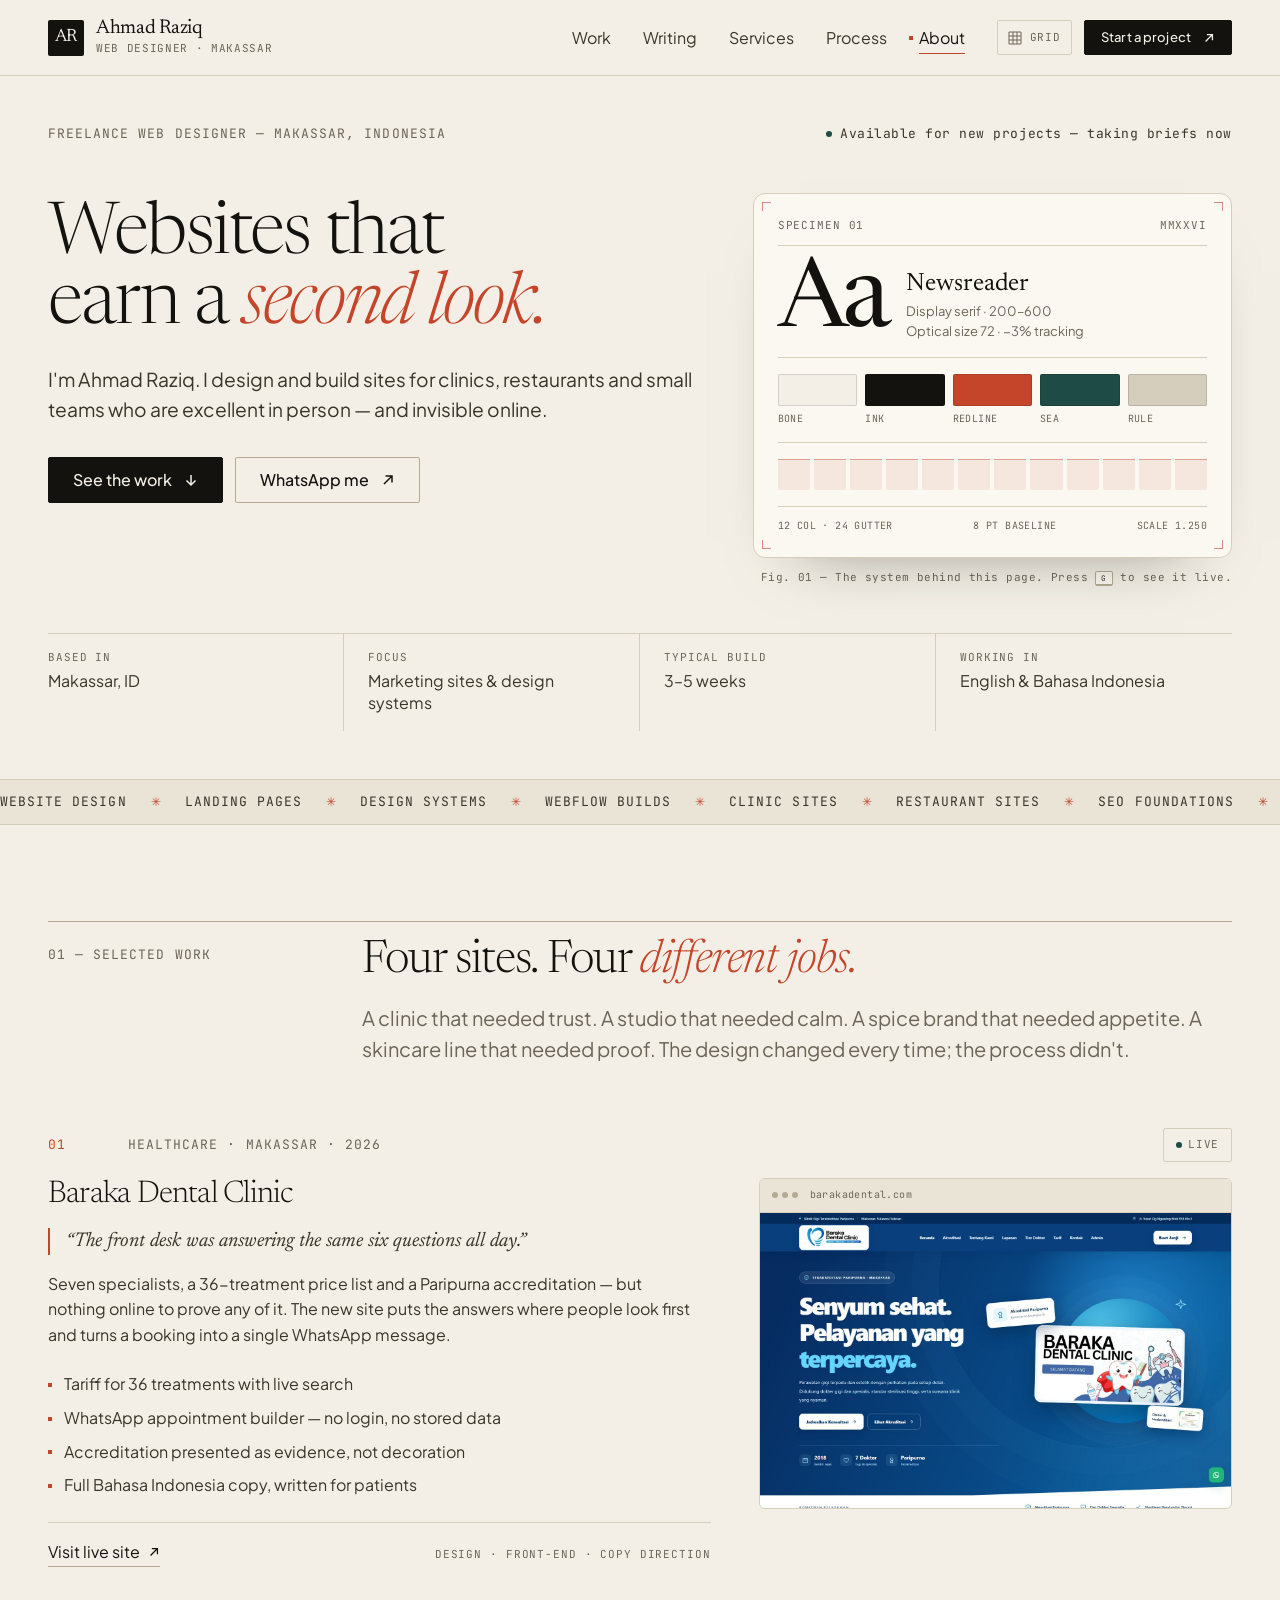
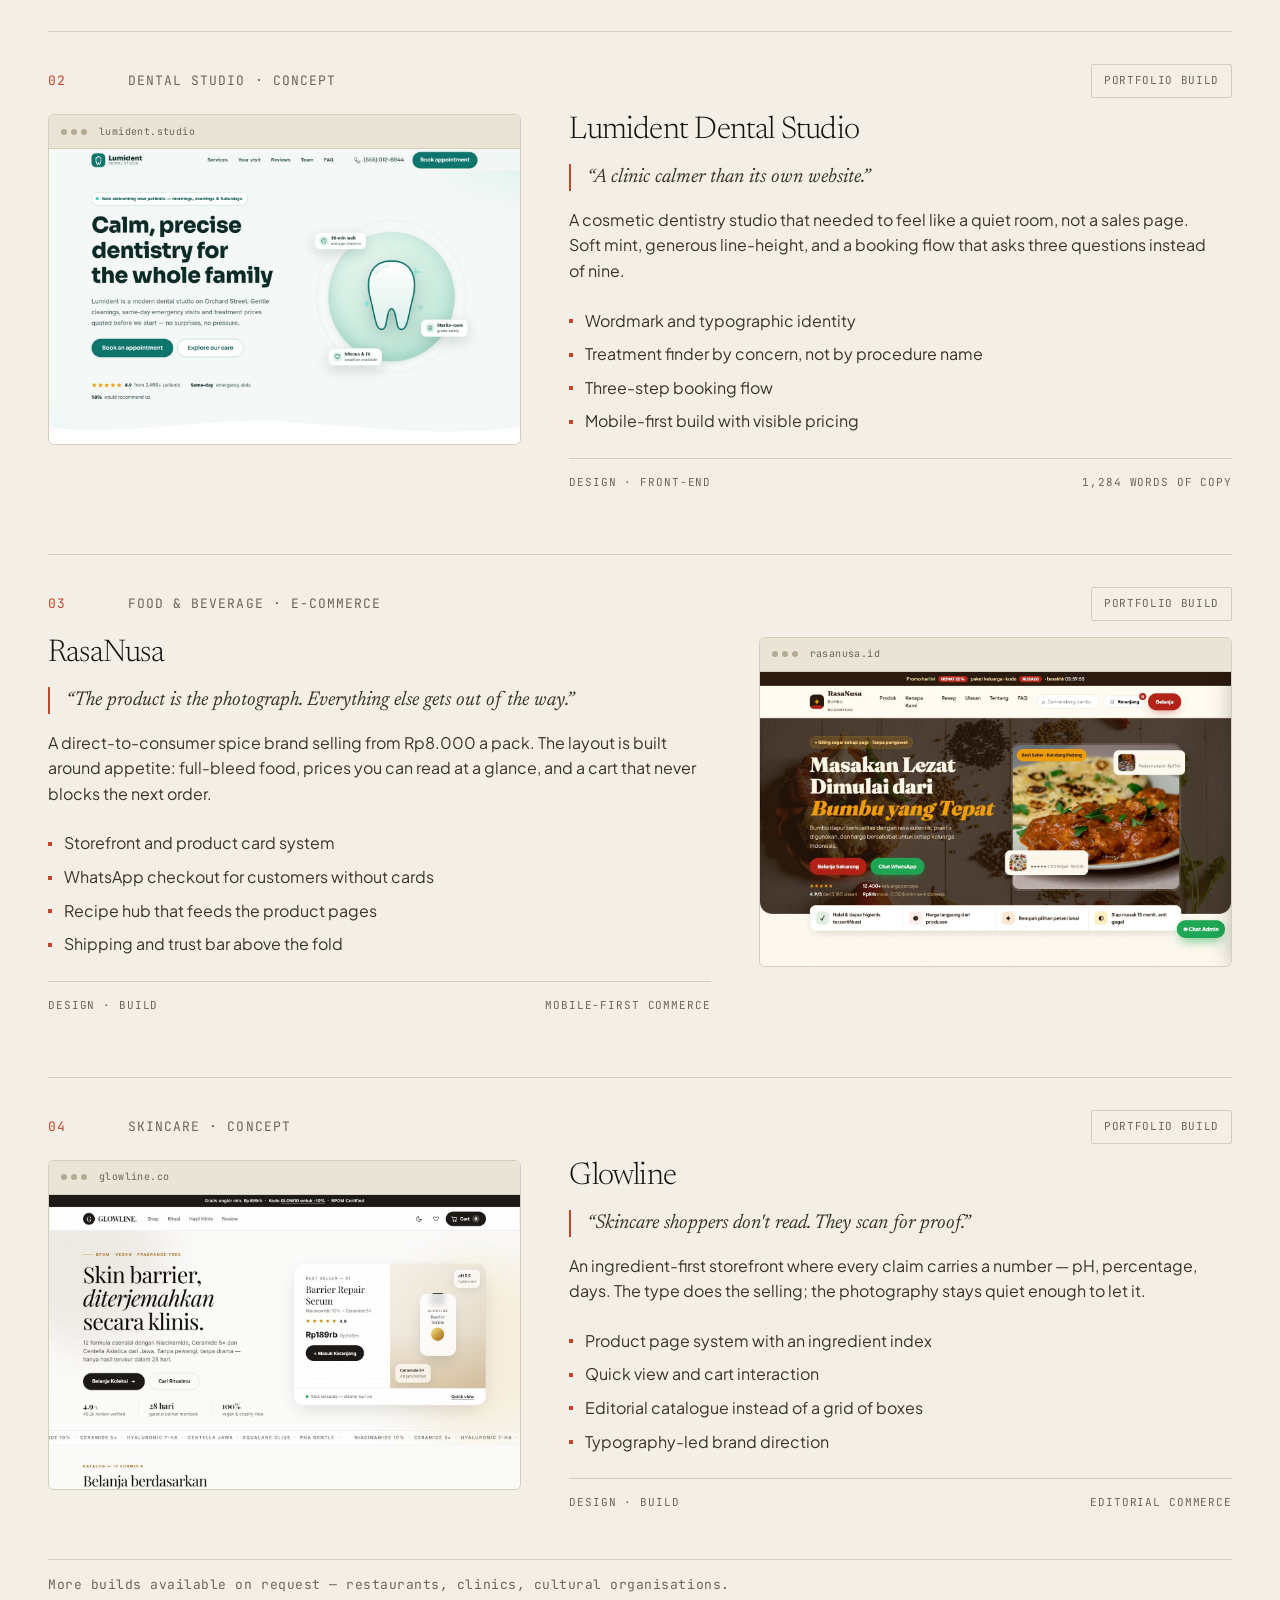
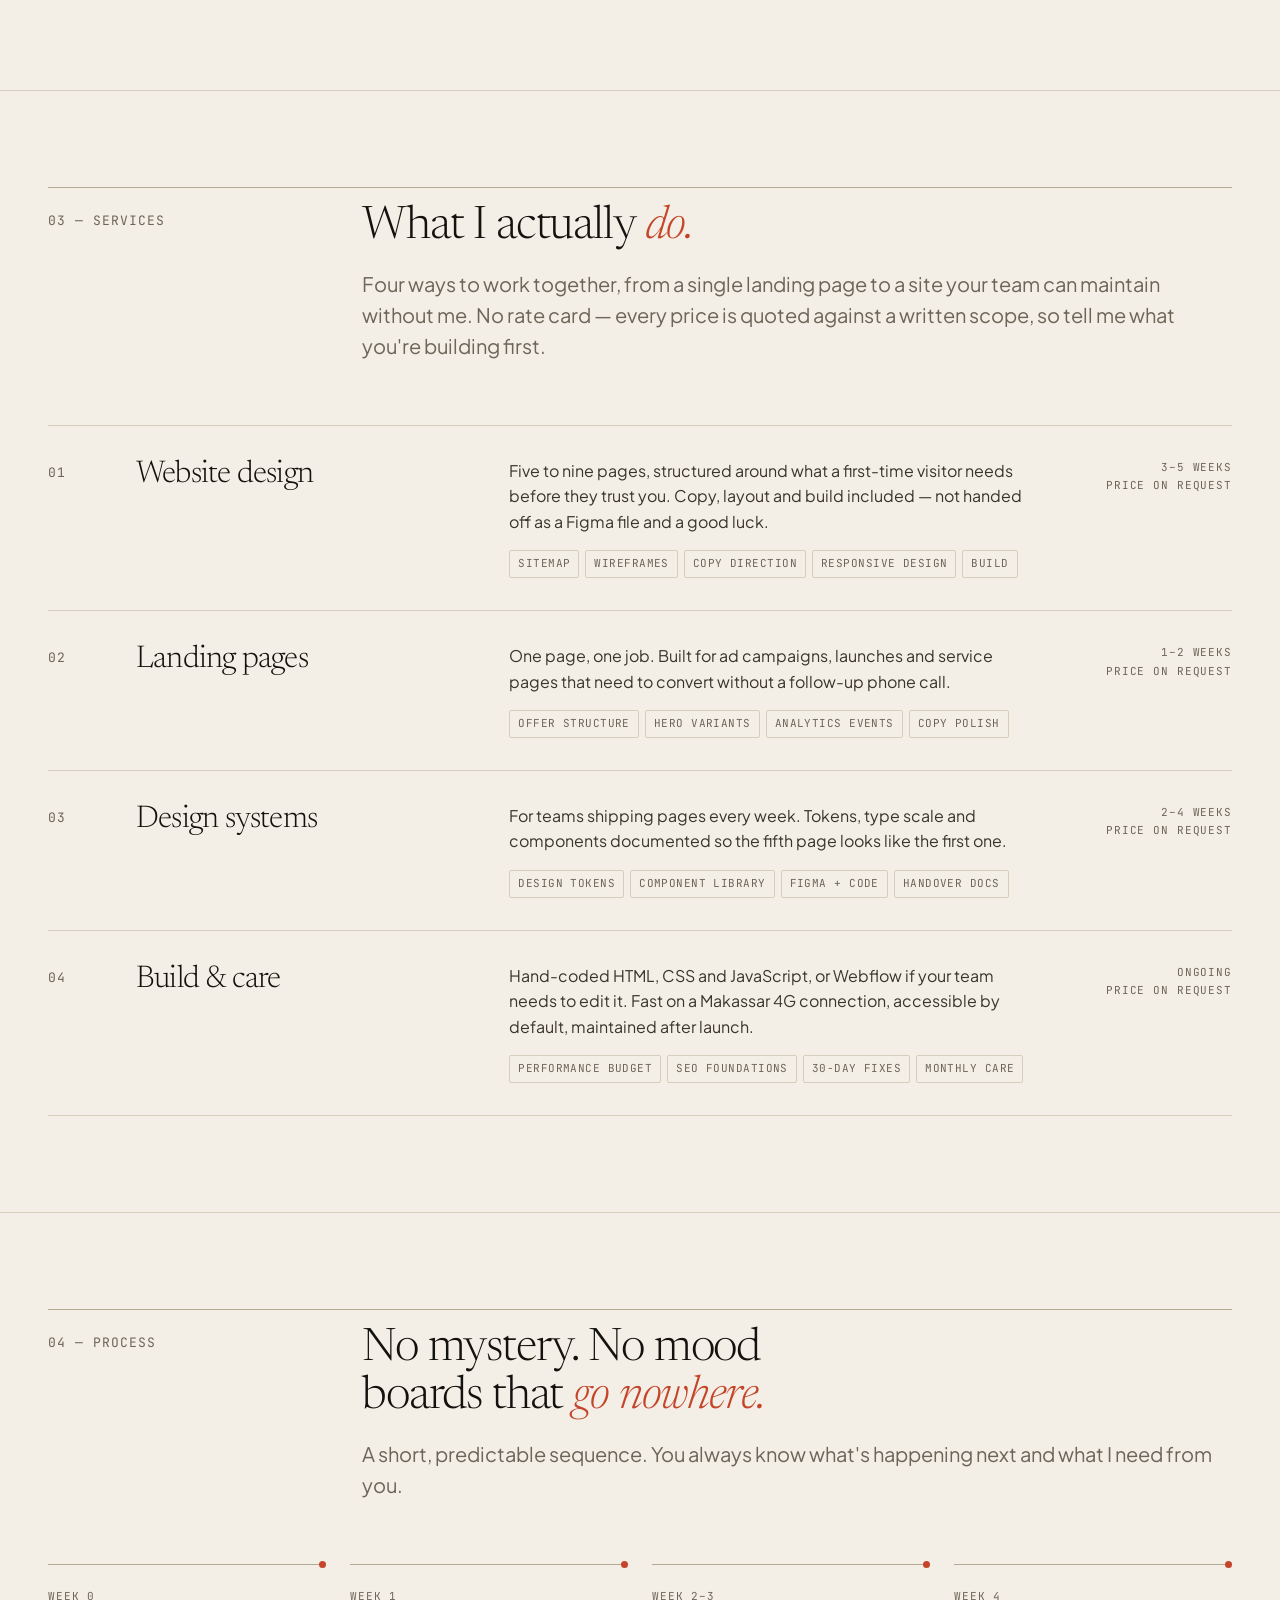
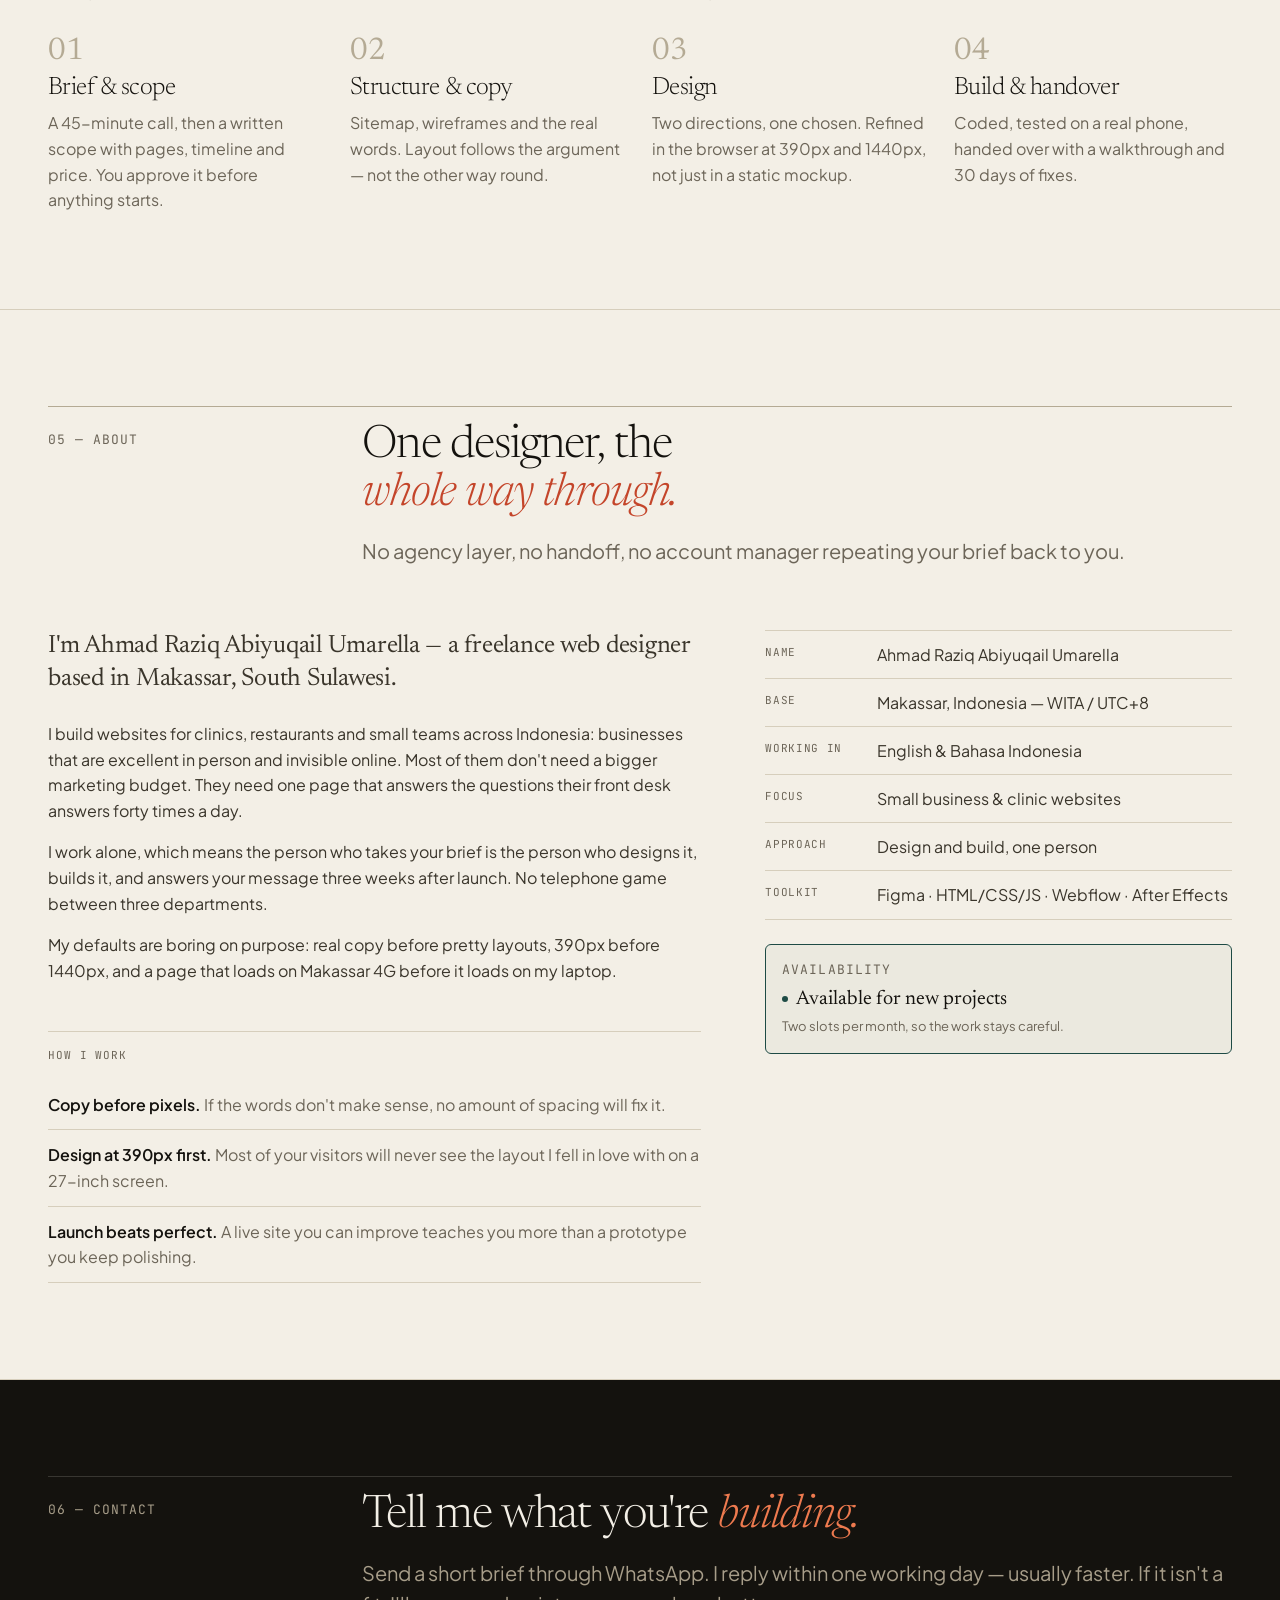
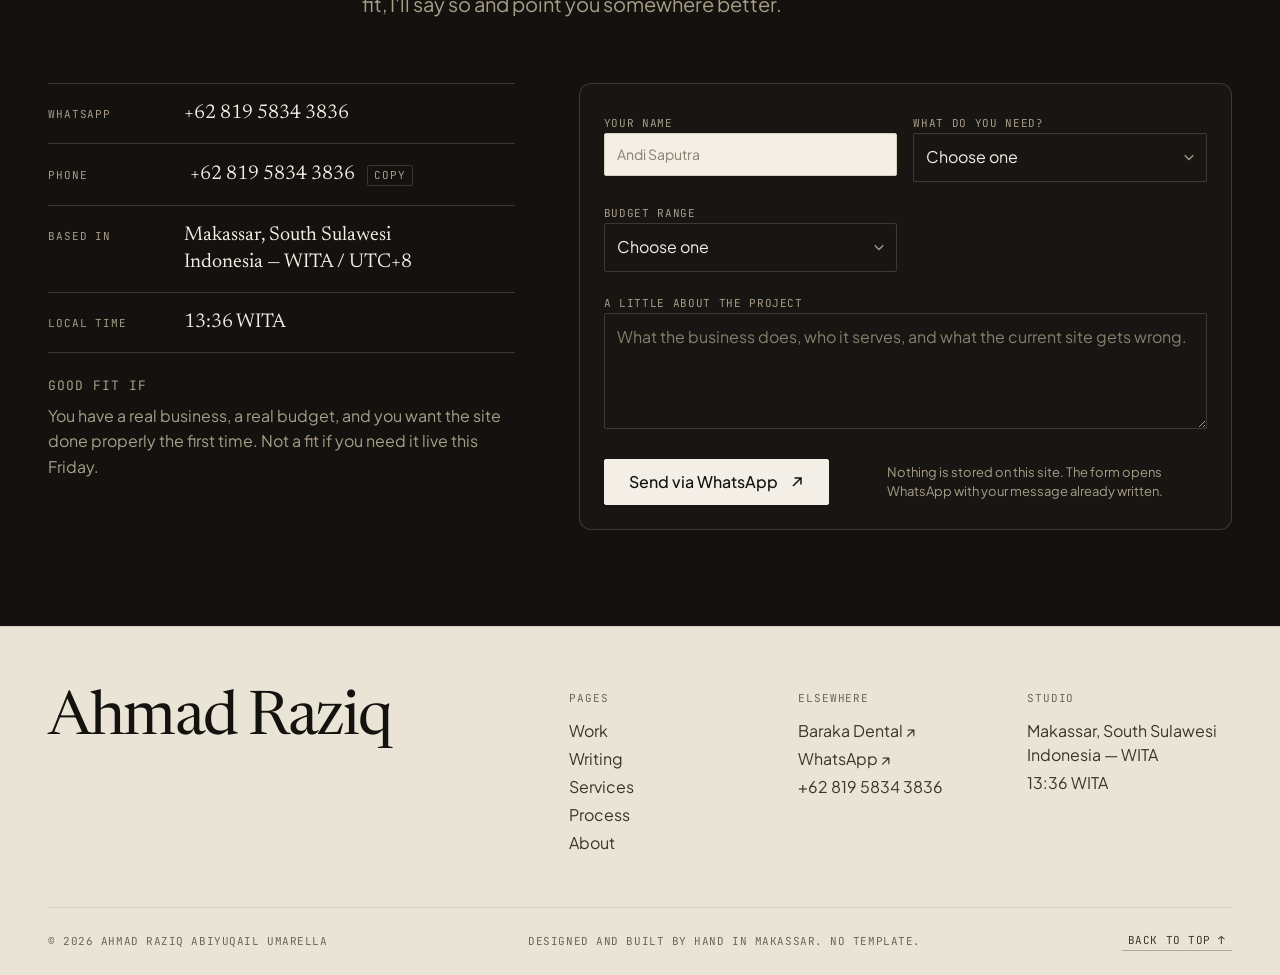
<file: index.html>
<!doctype html>
<html lang="en" class="no-js">
<head>
<meta charset="utf-8">
<meta name="viewport" content="width=device-width, initial-scale=1">
<title>Ahmad Raziq — Freelance Web Designer, Makassar</title>
<meta name="description" content="Ahmad Raziq Abiyuqail Umarella is a freelance web designer in Makassar, Indonesia. Considered websites for clinics, restaurants and small teams — designed and built by one person.">
<meta name="author" content="Ahmad Raziq Abiyuqail Umarella">
<meta name="theme-color" content="#F3EFE6">
<link rel="canonical" href="https://ahmadraziq.design/">

<meta property="og:type" content="website">
<meta property="og:title" content="Ahmad Raziq — Freelance Web Designer, Makassar">
<meta property="og:description" content="Websites that earn a second look. Designed and built in Makassar, Indonesia.">
<meta property="og:image" content="assets/baraka.jpg">
<meta property="og:locale" content="en_US">
<meta name="twitter:card" content="summary_large_image">

<link rel="icon" href="data:image/svg+xml,%3Csvg xmlns='http://www.w3.org/2000/svg' viewBox='0 0 32 32'%3E%3Crect width='32' height='32' fill='%2314120E'/%3E%3Ctext x='16' y='22' font-family='Georgia,serif' font-size='16' fill='%23F3EFE6' text-anchor='middle'%3EAR%3C/text%3E%3C/svg%3E">

<link rel="preconnect" href="https://fonts.googleapis.com">
<link rel="preconnect" href="https://fonts.gstatic.com" crossorigin>
<link href="https://fonts.googleapis.com/css2?family=JetBrains+Mono:wght@400;500&family=Newsreader:ital,opsz,wght@0,6..72,200..600;1,6..72,200..500&family=Plus+Jakarta+Sans:wght@300;400;500;600;700&display=swap" rel="stylesheet">
<link rel="stylesheet" href="styles.css">
<script>document.documentElement.classList.replace('no-js','js');</script>
</head>
<body>

<a class="skip" href="#main">Skip to content</a>

<div class="progress" aria-hidden="true"><span data-progress></span></div>

<header class="site-header" data-header>
  <div class="wrap header__inner">
    <a class="brand" href="#top" aria-label="Ahmad Raziq — back to top">
      <span class="brand__mark" aria-hidden="true">AR</span>
      <span class="brand__text">
        <span class="brand__name">Ahmad Raziq</span>
        <span class="brand__role">Web designer · Makassar</span>
      </span>
    </a>

    <nav class="nav" aria-label="Primary">
      <a href="#work">Work</a>
      <a href="artikel.html">Writing</a>
      <a href="#services">Services</a>
      <a href="#process">Process</a>
      <a href="#about">About</a>
    </nav>

    <div class="header__actions">
      <button class="grid-toggle" type="button" data-grid-toggle aria-pressed="false" title="Show the layout grid (G)">
        <svg width="14" height="14" viewBox="0 0 14 14" aria-hidden="true">
          <path d="M1 1h12v12H1zM5 1v12M9 1v12M1 5h12M1 9h12" fill="none" stroke="currentColor" stroke-width="1"/>
        </svg>
        <span>Grid</span>
      </button>
      <a class="btn btn--sm" href="#contact">Start a project
        <svg class="arw" width="12" height="12" viewBox="0 0 14 14" aria-hidden="true"><path d="M3 11 11 3M4.5 3H11v6.5" fill="none" stroke="currentColor" stroke-width="1.5"/></svg>
      </a>
      <button class="menu-btn" type="button" data-menu-toggle aria-expanded="false" aria-controls="menu">
        <span class="menu-btn__lines" aria-hidden="true"><i></i><i></i></span>
        <span class="menu-btn__label">Menu</span>
      </button>
    </div>
  </div>
</header>

<div class="menu" id="menu" data-menu>
  <div class="menu__inner wrap">
    <p class="mono menu__eyebrow">Navigation</p>
    <nav class="menu__nav" aria-label="Mobile">
      <a href="#work"><span class="mono">01</span>Work</a>
      <a href="artikel.html"><span class="mono">02</span>Writing</a>
      <a href="#services"><span class="mono">03</span>Services</a>
      <a href="#process"><span class="mono">04</span>Process</a>
      <a href="#about"><span class="mono">05</span>About</a>
      <a href="#contact"><span class="mono">06</span>Contact</a>
    </nav>
    <div class="menu__foot">
      <div>
        <p class="mono">Based in</p>
        <p>Makassar, South Sulawesi<br>Indonesia — WITA / UTC+8</p>
      </div>
      <div>
        <p class="mono">WhatsApp</p>
        <a href="https://wa.me/6281958343836" target="_blank" rel="noopener">+62 819 5834 3836</a>
      </div>
    </div>
  </div>
</div>

<main id="main">

  <!-- HERO -->
  <section class="hero" id="top">
    <div class="wrap">
      <div class="hero__top">
        <p class="mono">Freelance web designer — Makassar, Indonesia</p>
        <p class="status"><span class="status__dot" aria-hidden="true"></span>Available for new projects — taking briefs now</p>
      </div>

      <div class="hero__grid">
        <div class="hero__copy">
          <h1>Websites that earn a <em>second look.</em></h1>
          <p class="lead">I'm Ahmad Raziq. I design and build sites for clinics, restaurants and small teams who are excellent in person — and invisible online.</p>
          <div class="hero__actions">
            <a class="btn" href="#work">See the work
              <svg class="arw" width="14" height="14" viewBox="0 0 14 14" aria-hidden="true"><path d="M7 2v10M2.5 7.5 7 12l4.5-4.5" fill="none" stroke="currentColor" stroke-width="1.5"/></svg>
            </a>
            <a class="btn btn--ghost" href="https://wa.me/6281958343836" target="_blank" rel="noopener">
              WhatsApp me
              <svg class="arw" width="14" height="14" viewBox="0 0 14 14" aria-hidden="true"><path d="M3 11 11 3M4.5 3H11v6.5" fill="none" stroke="currentColor" stroke-width="1.5"/></svg>
            </a>
          </div>
        </div>

        <div class="hero__plate">
          <figure class="plate" aria-label="Type, colour and grid specimen from this page">
            <span class="plate__cross plate__cross--tl" aria-hidden="true"></span>
            <span class="plate__cross plate__cross--tr" aria-hidden="true"></span>
            <span class="plate__cross plate__cross--bl" aria-hidden="true"></span>
            <span class="plate__cross plate__cross--br" aria-hidden="true"></span>

            <div class="plate__head">
              <span class="mono">Specimen 01</span>
              <span class="mono">MMXXVI</span>
            </div>

            <div class="plate__aa">
              <span class="plate__letter" aria-hidden="true">Aa</span>
              <div class="plate__aa-meta">
                <p class="plate__face">Newsreader</p>
                <p class="plate__note">Display serif · 200–600<br>Optical size 72 · −3% tracking</p>
              </div>
            </div>

            <ul class="plate__swatches">
              <li style="--sw:#F3EFE6"><span class="plate__chip"></span><span class="mono">Bone</span></li>
              <li style="--sw:#14120E"><span class="plate__chip"></span><span class="mono">Ink</span></li>
              <li style="--sw:#C4452A"><span class="plate__chip"></span><span class="mono">Redline</span></li>
              <li style="--sw:#1E4B45"><span class="plate__chip"></span><span class="mono">Sea</span></li>
              <li style="--sw:#D6CEBC"><span class="plate__chip"></span><span class="mono">Rule</span></li>
            </ul>

            <div class="plate__grid" aria-hidden="true">
              <i></i><i></i><i></i><i></i><i></i><i></i><i></i><i></i><i></i><i></i><i></i><i></i>
            </div>

            <div class="plate__foot mono">
              <span>12 col · 24 gutter</span>
              <span>8 pt baseline</span>
              <span>Scale 1.250</span>
            </div>
          </figure>
          <p class="plate__caption mono">Fig. 01 — The system behind this page. Press <kbd>G</kbd> to see it live.</p>
        </div>
      </div>

      <dl class="facts">
        <div class="fact"><dt class="mono">Based in</dt><dd>Makassar, ID</dd></div>
        <div class="fact"><dt class="mono">Focus</dt><dd>Marketing sites &amp; design systems</dd></div>
        <div class="fact"><dt class="mono">Typical build</dt><dd>3–5 weeks</dd></div>
        <div class="fact"><dt class="mono">Working in</dt><dd>English &amp; Bahasa Indonesia</dd></div>
      </dl>
    </div>
  </section>

  <!-- TICKER -->
  <div class="ticker" aria-hidden="true">
    <div class="ticker__track">
      <span class="ticker__group">
        <i>Website design</i><b>✳</b><i>Landing pages</i><b>✳</b><i>Design systems</i><b>✳</b><i>Webflow builds</i><b>✳</b><i>Clinic sites</i><b>✳</b><i>Restaurant sites</i><b>✳</b><i>SEO foundations</i><b>✳</b><i>Copy direction</i><b>✳</b><i>Writing</i><b>✳</b>
      </span>
      <span class="ticker__group">
        <i>Website design</i><b>✳</b><i>Landing pages</i><b>✳</b><i>Design systems</i><b>✳</b><i>Webflow builds</i><b>✳</b><i>Clinic sites</i><b>✳</b><i>Restaurant sites</i><b>✳</b><i>SEO foundations</i><b>✳</b><i>Copy direction</i><b>✳</b><i>Writing</i><b>✳</b>
      </span>
    </div>
  </div>

  <!-- WORK -->
  <section class="sec" id="work">
    <div class="wrap">
      <header class="sec-head" data-reveal>
        <p class="mono sec-head__label">01 — Selected work</p>
        <div class="sec-head__body">
          <h2>Four sites. Four <em>different jobs.</em></h2>
          <p class="lead lead--sm">A clinic that needed trust. A studio that needed calm. A spice brand that needed appetite. A skincare line that needed proof. The design changed every time; the process didn't.</p>
        </div>
      </header>

      <div class="cases">

        <article class="case" data-reveal>
          <div class="case__meta">
            <span class="mono">01</span>
            <span class="mono">Healthcare · Makassar · 2026</span>
            <span class="chip chip--live">Live</span>
          </div>
          <div class="case__body">
            <div class="case__text">
              <h3>Baraka Dental Clinic</h3>
              <p class="case__hook">“The front desk was answering the same six questions all day.”</p>
              <p>Seven specialists, a 36-treatment price list and a Paripurna accreditation — but nothing online to prove any of it. The new site puts the answers where people look first and turns a booking into a single WhatsApp message.</p>
              <ul class="deliverables">
                <li>Tariff for 36 treatments with live search</li>
                <li>WhatsApp appointment builder — no login, no stored data</li>
                <li>Accreditation presented as evidence, not decoration</li>
                <li>Full Bahasa Indonesia copy, written for patients</li>
              </ul>
              <div class="case__foot">
                <a class="link" href="https://barakadental.com" target="_blank" rel="noopener">Visit live site
                  <svg class="arw" width="12" height="12" viewBox="0 0 14 14" aria-hidden="true"><path d="M3 11 11 3M4.5 3H11v6.5" fill="none" stroke="currentColor" stroke-width="1.5"/></svg>
                </a>
                <span class="mono">Design · Front-end · Copy direction</span>
              </div>
            </div>
            <figure class="frame">
              <div class="frame__bar" aria-hidden="true">
                <span class="frame__dots"><i></i><i></i><i></i></span>
                <span class="frame__url mono">barakadental.com</span>
              </div>
              <img src="assets/baraka.jpg" width="1440" height="900" alt="Homepage of Baraka Dental Clinic: deep blue hero with the headline 'Senyum sehat. Pelayanan yang terpercaya.'" loading="eager" decoding="async">
            </figure>
          </div>
        </article>

        <article class="case case--flip" data-reveal>
          <div class="case__meta">
            <span class="mono">02</span>
            <span class="mono">Dental studio · Concept</span>
            <span class="chip">Portfolio build</span>
          </div>
          <div class="case__body">
            <div class="case__text">
              <h3>Lumident Dental Studio</h3>
              <p class="case__hook">“A clinic calmer than its own website.”</p>
              <p>A cosmetic dentistry studio that needed to feel like a quiet room, not a sales page. Soft mint, generous line-height, and a booking flow that asks three questions instead of nine.</p>
              <ul class="deliverables">
                <li>Wordmark and typographic identity</li>
                <li>Treatment finder by concern, not by procedure name</li>
                <li>Three-step booking flow</li>
                <li>Mobile-first build with visible pricing</li>
              </ul>
              <div class="case__foot">
                <span class="mono">Design · Front-end</span>
                <span class="mono">1,284 words of copy</span>
              </div>
            </div>
            <figure class="frame">
              <div class="frame__bar" aria-hidden="true">
                <span class="frame__dots"><i></i><i></i><i></i></span>
                <span class="frame__url mono">lumident.studio</span>
              </div>
              <img src="assets/lumident.jpg" width="1440" height="900" alt="Lumident Dental Studio homepage in mint green with the headline 'Calm, precise dentistry for the whole family'." loading="lazy" decoding="async">
            </figure>
          </div>
        </article>

        <article class="case" data-reveal>
          <div class="case__meta">
            <span class="mono">03</span>
            <span class="mono">Food &amp; beverage · E-commerce</span>
            <span class="chip">Portfolio build</span>
          </div>
          <div class="case__body">
            <div class="case__text">
              <h3>RasaNusa</h3>
              <p class="case__hook">“The product is the photograph. Everything else gets out of the way.”</p>
              <p>A direct-to-consumer spice brand selling from Rp8.000 a pack. The layout is built around appetite: full-bleed food, prices you can read at a glance, and a cart that never blocks the next order.</p>
              <ul class="deliverables">
                <li>Storefront and product card system</li>
                <li>WhatsApp checkout for customers without cards</li>
                <li>Recipe hub that feeds the product pages</li>
                <li>Shipping and trust bar above the fold</li>
              </ul>
              <div class="case__foot">
                <span class="mono">Design · Build</span>
                <span class="mono">Mobile-first commerce</span>
              </div>
            </div>
            <figure class="frame">
              <div class="frame__bar" aria-hidden="true">
                <span class="frame__dots"><i></i><i></i><i></i></span>
                <span class="frame__url mono">rasanusa.id</span>
              </div>
              <img src="assets/rasanusa.jpg" width="1440" height="900" alt="RasaNusa storefront with a dark food photograph, serif headline and warm amber accents." loading="lazy" decoding="async">
            </figure>
          </div>
        </article>

        <article class="case case--flip" data-reveal>
          <div class="case__meta">
            <span class="mono">04</span>
            <span class="mono">Skincare · Concept</span>
            <span class="chip">Portfolio build</span>
          </div>
          <div class="case__body">
            <div class="case__text">
              <h3>Glowline</h3>
              <p class="case__hook">“Skincare shoppers don't read. They scan for proof.”</p>
              <p>An ingredient-first storefront where every claim carries a number — pH, percentage, days. The type does the selling; the photography stays quiet enough to let it.</p>
              <ul class="deliverables">
                <li>Product page system with an ingredient index</li>
                <li>Quick view and cart interaction</li>
                <li>Editorial catalogue instead of a grid of boxes</li>
                <li>Typography-led brand direction</li>
              </ul>
              <div class="case__foot">
                <span class="mono">Design · Build</span>
                <span class="mono">Editorial commerce</span>
              </div>
            </div>
            <figure class="frame">
              <div class="frame__bar" aria-hidden="true">
                <span class="frame__dots"><i></i><i></i><i></i></span>
                <span class="frame__url mono">glowline.co</span>
              </div>
              <img src="assets/glowline.jpg" width="1440" height="900" alt="Glowline skincare homepage on a cream background with a large serif headline and a product card." loading="lazy" decoding="async">
            </figure>
          </div>
        </article>

      </div>

      <p class="more-note mono" data-reveal>More builds available on request — restaurants, clinics, cultural organisations.</p>
    </div>
  </section>

  <!-- SERVICES -->
  <section class="sec" id="services">
    <div class="wrap">
      <header class="sec-head" data-reveal>
        <p class="mono sec-head__label">03 — Services</p>
        <div class="sec-head__body">
          <h2>What I actually <em>do.</em></h2>
          <p class="lead lead--sm">Four ways to work together, from a single landing page to a site your team can maintain without me. No rate card — every price is quoted against a written scope, so tell me what you're building first.</p>
        </div>
      </header>

      <div class="services">
        <article class="service" data-reveal>
          <span class="service__num mono">01</span>
          <h3 class="service__title">Website design</h3>
          <div class="service__body">
            <p>Five to nine pages, structured around what a first-time visitor needs before they trust you. Copy, layout and build included — not handed off as a Figma file and a good luck.</p>
            <ul class="tags"><li>Sitemap</li><li>Wireframes</li><li>Copy direction</li><li>Responsive design</li><li>Build</li></ul>
          </div>
          <p class="service__meta mono">3–5 weeks<br>Price on request</p>
        </article>

        <article class="service" data-reveal>
          <span class="service__num mono">02</span>
          <h3 class="service__title">Landing pages</h3>
          <div class="service__body">
            <p>One page, one job. Built for ad campaigns, launches and service pages that need to convert without a follow-up phone call.</p>
            <ul class="tags"><li>Offer structure</li><li>Hero variants</li><li>Analytics events</li><li>Copy polish</li></ul>
          </div>
          <p class="service__meta mono">1–2 weeks<br>Price on request</p>
        </article>

        <article class="service" data-reveal>
          <span class="service__num mono">03</span>
          <h3 class="service__title">Design systems</h3>
          <div class="service__body">
            <p>For teams shipping pages every week. Tokens, type scale and components documented so the fifth page looks like the first one.</p>
            <ul class="tags"><li>Design tokens</li><li>Component library</li><li>Figma + code</li><li>Handover docs</li></ul>
          </div>
          <p class="service__meta mono">2–4 weeks<br>Price on request</p>
        </article>

        <article class="service" data-reveal>
          <span class="service__num mono">04</span>
          <h3 class="service__title">Build &amp; care</h3>
          <div class="service__body">
            <p>Hand-coded HTML, CSS and JavaScript, or Webflow if your team needs to edit it. Fast on a Makassar 4G connection, accessible by default, maintained after launch.</p>
            <ul class="tags"><li>Performance budget</li><li>SEO foundations</li><li>30-day fixes</li><li>Monthly care</li></ul>
          </div>
          <p class="service__meta mono">Ongoing<br>Price on request</p>
        </article>
      </div>
    </div>
  </section>

  <!-- PROCESS -->
  <section class="sec" id="process">
    <div class="wrap">
      <header class="sec-head" data-reveal>
        <p class="mono sec-head__label">04 — Process</p>
        <div class="sec-head__body">
          <h2>No mystery. No mood boards that <em>go nowhere.</em></h2>
          <p class="lead lead--sm">A short, predictable sequence. You always know what's happening next and what I need from you.</p>
        </div>
      </header>

      <ol class="steps">
        <li class="step" data-reveal>
          <div class="step__top"><span class="mono">Week 0</span><span class="step__dot" aria-hidden="true"></span></div>
          <span class="step__num" aria-hidden="true">01</span>
          <h3>Brief &amp; scope</h3>
          <p>A 45-minute call, then a written scope with pages, timeline and price. You approve it before anything starts.</p>
        </li>
        <li class="step" data-reveal>
          <div class="step__top"><span class="mono">Week 1</span><span class="step__dot" aria-hidden="true"></span></div>
          <span class="step__num" aria-hidden="true">02</span>
          <h3>Structure &amp; copy</h3>
          <p>Sitemap, wireframes and the real words. Layout follows the argument — not the other way round.</p>
        </li>
        <li class="step" data-reveal>
          <div class="step__top"><span class="mono">Week 2–3</span><span class="step__dot" aria-hidden="true"></span></div>
          <span class="step__num" aria-hidden="true">03</span>
          <h3>Design</h3>
          <p>Two directions, one chosen. Refined in the browser at 390px and 1440px, not just in a static mockup.</p>
        </li>
        <li class="step" data-reveal>
          <div class="step__top"><span class="mono">Week 4</span><span class="step__dot" aria-hidden="true"></span></div>
          <span class="step__num" aria-hidden="true">04</span>
          <h3>Build &amp; handover</h3>
          <p>Coded, tested on a real phone, handed over with a walkthrough and 30 days of fixes.</p>
        </li>
      </ol>
    </div>
  </section>

  <!-- ABOUT -->
  <section class="sec" id="about">
    <div class="wrap">
      <header class="sec-head" data-reveal>
        <p class="mono sec-head__label">05 — About</p>
        <div class="sec-head__body">
          <h2>One designer, the <em>whole way through.</em></h2>
          <p class="lead lead--sm">No agency layer, no handoff, no account manager repeating your brief back to you.</p>
        </div>
      </header>

      <div class="about">
        <div class="about__main" data-reveal>
          <p class="about__lead">I'm Ahmad Raziq Abiyuqail Umarella — a freelance web designer based in Makassar, South Sulawesi.</p>
          <p>I build websites for clinics, restaurants and small teams across Indonesia: businesses that are excellent in person and invisible online. Most of them don't need a bigger marketing budget. They need one page that answers the questions their front desk answers forty times a day.</p>
          <p>I work alone, which means the person who takes your brief is the person who designs it, builds it, and answers your message three weeks after launch. No telephone game between three departments.</p>
          <p>My defaults are boring on purpose: real copy before pretty layouts, 390px before 1440px, and a page that loads on Makassar 4G before it loads on my laptop.</p>

          <div class="principles">
            <h3 class="mono">How I work</h3>
            <ol>
              <li><strong>Copy before pixels.</strong> If the words don't make sense, no amount of spacing will fix it.</li>
              <li><strong>Design at 390px first.</strong> Most of your visitors will never see the layout I fell in love with on a 27-inch screen.</li>
              <li><strong>Launch beats perfect.</strong> A live site you can improve teaches you more than a prototype you keep polishing.</li>
            </ol>
          </div>
        </div>

        <aside class="about__side" data-reveal>
          <dl class="specs">
            <div><dt class="mono">Name</dt><dd>Ahmad Raziq Abiyuqail Umarella</dd></div>
            <div><dt class="mono">Base</dt><dd>Makassar, Indonesia — WITA / UTC+8</dd></div>
            <div><dt class="mono">Working in</dt><dd>English &amp; Bahasa Indonesia</dd></div>
            <div><dt class="mono">Focus</dt><dd>Small business &amp; clinic websites</dd></div>
            <div><dt class="mono">Approach</dt><dd>Design and build, one person</dd></div>
            <div><dt class="mono">Toolkit</dt><dd>Figma · HTML/CSS/JS · Webflow · After Effects</dd></div>
          </dl>
          <div class="availability">
            <p class="mono">Availability</p>
            <p class="availability__value"><span class="status__dot" aria-hidden="true"></span>Available for new projects</p>
            <p class="availability__meta">Two slots per month, so the work stays careful.</p>
          </div>
        </aside>
      </div>
    </div>
  </section>

  <!-- CONTACT -->
  <section class="sec contact" id="contact">
    <div class="wrap">
      <header class="sec-head sec-head--dark" data-reveal>
        <p class="mono sec-head__label">06 — Contact</p>
        <div class="sec-head__body">
          <h2>Tell me what you're <em>building.</em></h2>
          <p class="lead lead--sm">Send a short brief through WhatsApp. I reply within one working day — usually faster. If it isn't a fit, I'll say so and point you somewhere better.</p>
        </div>
      </header>

      <div class="contact__grid">
        <div class="contact__details" data-reveal>
          <ul class="contact-list">
            <li>
              <span class="mono">WhatsApp</span>
              <a href="https://wa.me/6281958343836" target="_blank" rel="noopener">+62 819 5834 3836</a>
            </li>
            <li>
              <span class="mono">Phone</span>
              <button class="copy-btn" type="button" data-copy="+6281958343836">
                +62 819 5834 3836
                <span class="copy-btn__hint mono" data-copy-hint>Copy</span>
              </button>
            </li>
            <li>
              <span class="mono">Based in</span>
              <p>Makassar, South Sulawesi<br>Indonesia — WITA / UTC+8</p>
            </li>
            <li>
              <span class="mono">Local time</span>
              <p data-clock>—</p>
            </li>
          </ul>

          <div class="contact__note">
            <p class="mono">Good fit if</p>
            <p>You have a real business, a real budget, and you want the site done properly the first time. Not a fit if you need it live this Friday.</p>
          </div>
        </div>

        <form class="form" data-form novalidate data-reveal>
          <div class="field">
            <label for="name">Your name</label>
            <input id="name" name="name" type="text" autocomplete="name" placeholder="Andi Saputra" required>
          </div>

          <div class="field">
            <label for="type">What do you need?</label>
            <div class="select-wrap">
              <select id="type" name="type" required>
                <option value="" selected disabled>Choose one</option>
                <option>Marketing website</option>
                <option>Landing page</option>
                <option>Design system</option>
                <option>Build from a Figma file</option>
                <option>Something else</option>
              </select>
              <svg class="select-wrap__arw" width="12" height="12" viewBox="0 0 14 14" aria-hidden="true"><path d="M2 5l5 5 5-5" fill="none" stroke="currentColor" stroke-width="1.5"/></svg>
            </div>
          </div>

          <div class="field">
            <label for="budget">Budget range</label>
            <div class="select-wrap">
              <select id="budget" name="budget" required>
                <option value="" selected disabled>Choose one</option>
                <option>Under Rp 3 juta</option>
                <option>Rp 3–8 juta</option>
                <option>Rp 8–15 juta</option>
                <option>Rp 15 juta +</option>
                <option>Not sure yet</option>
              </select>
              <svg class="select-wrap__arw" width="12" height="12" viewBox="0 0 14 14" aria-hidden="true"><path d="M2 5l5 5 5-5" fill="none" stroke="currentColor" stroke-width="1.5"/></svg>
            </div>
          </div>

          <div class="field field--wide">
            <label for="message">A little about the project</label>
            <textarea id="message" name="message" rows="4" placeholder="What the business does, who it serves, and what the current site gets wrong." required></textarea>
          </div>

          <div class="form__foot field--wide">
            <button class="btn btn--light" type="submit">Send via WhatsApp
              <svg class="arw" width="14" height="14" viewBox="0 0 14 14" aria-hidden="true"><path d="M3 11 11 3M4.5 3H11v6.5" fill="none" stroke="currentColor" stroke-width="1.5"/></svg>
            </button>
            <p class="form__note">Nothing is stored on this site. The form opens WhatsApp with your message already written.</p>
          </div>

          <p class="form__status mono" role="status" aria-live="polite" data-form-status></p>
        </form>
      </div>
    </div>
  </section>

</main>

<footer class="site-footer">
  <div class="wrap">
    <div class="footer__top">
      <p class="footer__mark">Ahmad Raziq</p>
      <div class="footer__nav">
        <div>
          <p class="mono">Pages</p>
          <a href="#work">Work</a>
          <a href="artikel.html">Writing</a>
          <a href="#services">Services</a>
          <a href="#process">Process</a>
          <a href="#about">About</a>
        </div>
        <div>
          <p class="mono">Elsewhere</p>
          <a href="https://barakadental.com" target="_blank" rel="noopener">Baraka Dental ↗</a>
          <a href="https://wa.me/6281958343836" target="_blank" rel="noopener">WhatsApp ↗</a>
          <a href="tel:+6281958343836">+62 819 5834 3836</a>
        </div>
        <div>
          <p class="mono">Studio</p>
          <p>Makassar, South Sulawesi<br>Indonesia — WITA</p>
          <p data-clock>—</p>
        </div>
      </div>
    </div>
    <div class="footer__bottom">
      <p class="mono">© 2026 Ahmad Raziq Abiyuqail Umarella</p>
      <p class="mono">Designed and built by hand in Makassar. No template.</p>
      <button class="to-top mono" type="button" data-top>Back to top ↑</button>
    </div>
  </div>
</footer>

<button class="grid-badge" type="button" data-grid-toggle aria-pressed="false" hidden>
  Grid on — press G to hide
</button>

<div class="grid-overlay" data-grid-overlay data-on="false" aria-hidden="true">
  <div class="grid-overlay__cols"><i></i><i></i><i></i><i></i><i></i><i></i><i></i><i></i><i></i><i></i><i></i><i></i></div>
  <div class="grid-overlay__baseline"></div>
</div>

<script src="main.js" defer></script>
</body>
</html>
</file>
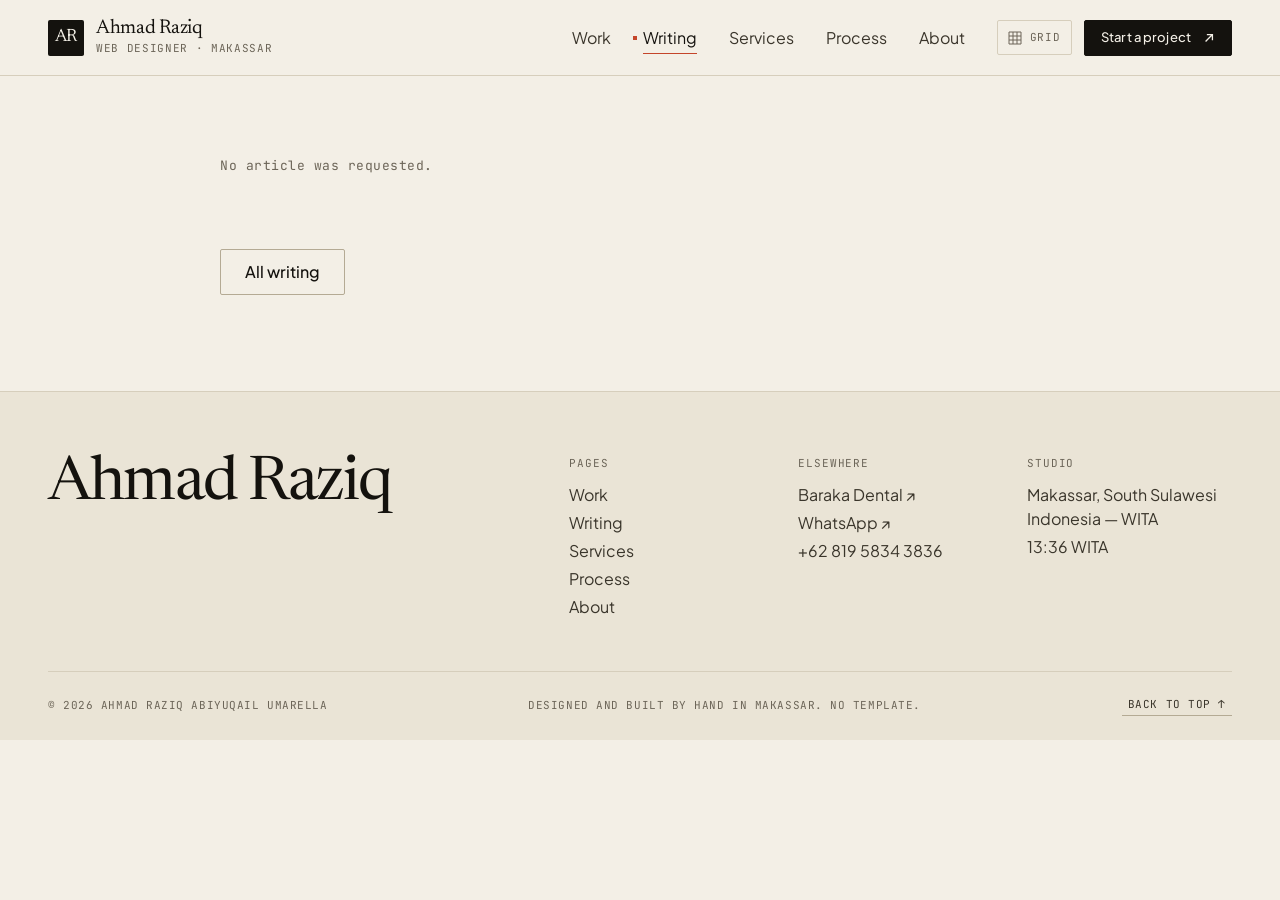
<file: article.html>
<!DOCTYPE html>
<html lang="en">
<head>
<meta charset="utf-8">
<meta name="viewport" content="width=device-width, initial-scale=1">
<title>Article — Ahmad Raziq</title>
<meta name="description" content="A note by Ahmad Raziq, web designer in Makassar.">
<link rel="preconnect" href="https://fonts.googleapis.com">
<link rel="preconnect" href="https://fonts.gstatic.com" crossorigin>
<link rel="stylesheet" href="https://fonts.googleapis.com/css2?family=Newsreader:ital,opsz,wght@0,6..72,200..600;1,6..72,200..600&family=Plus+Jakarta+Sans:wght@400;500;600&family=JetBrains+Mono:wght@400;500&display=swap">
<link rel="stylesheet" href="styles.css">
<link rel="icon" href="data:image/svg+xml,%3Csvg xmlns='http://www.w3.org/2000/svg' viewBox='0 0 32 32'%3E%3Crect width='32' height='32' fill='%2314120E'/%3E%3Ctext x='16' y='22' font-family='Georgia,serif' font-size='16' fill='%23F3EFE6' text-anchor='middle'%3EAR%3C/text%3E%3C/svg%3E">
</head>
<body>

<a class="skip" href="#main">Skip to content</a>

<div class="readbar" id="readbar" aria-hidden="true"></div>

<header class="site-header" data-header>
  <div class="wrap header__inner">
    <a class="brand" href="index.html" aria-label="Ahmad Raziq — home">
      <span class="brand__mark" aria-hidden="true">AR</span>
      <span class="brand__text">
        <span class="brand__name">Ahmad Raziq</span>
        <span class="brand__role">Web designer · Makassar</span>
      </span>
    </a>

    <nav class="nav" aria-label="Primary">
      <a href="index.html">Work</a>
      <a href="artikel.html" aria-current="true">Writing</a>
      <a href="index.html#services">Services</a>
      <a href="index.html#process">Process</a>
      <a href="index.html#about">About</a>
    </nav>

    <div class="header__actions">
      <button class="grid-toggle" type="button" data-grid-toggle aria-pressed="false" title="Show the layout grid (G)">
        <svg width="14" height="14" viewBox="0 0 14 14" aria-hidden="true">
          <path d="M1 1h12v12H1zM5 1v12M9 1v12M1 5h12M1 9h12" fill="none" stroke="currentColor" stroke-width="1"/>
        </svg>
        <span>Grid</span>
      </button>
      <a class="btn btn--sm" href="index.html#contact">Start a project
        <svg class="arw" width="12" height="14" viewBox="0 0 14 14" aria-hidden="true"><path d="M3 11 11 3M4.5 3H11v6.5" fill="none" stroke="currentColor" stroke-width="1.5"/></svg>
      </a>
      <button class="menu-btn" type="button" data-menu-toggle aria-expanded="false" aria-controls="menu">
        <span class="menu-btn__lines" aria-hidden="true"><i></i><i></i></span>
        <span class="menu-btn__label">Menu</span>
      </button>
    </div>
  </div>
</header>

<div class="menu" id="menu" data-menu>
  <div class="menu__inner wrap">
    <p class="mono menu__eyebrow">Navigation</p>
    <nav class="menu__nav" aria-label="Mobile">
      <a href="index.html"><span class="mono">01</span>Work</a>
      <a href="artikel.html"><span class="mono">02</span>Writing</a>
      <a href="index.html#services"><span class="mono">03</span>Services</a>
      <a href="index.html#process"><span class="mono">04</span>Process</a>
      <a href="index.html#about"><span class="mono">05</span>About</a>
      <a href="index.html#contact"><span class="mono">06</span>Contact</a>
    </nav>
    <div class="menu__foot">
      <div>
        <p class="mono">Based in</p>
        <p>Makassar, South Sulawesi<br>Indonesia — WITA / UTC+8</p>
      </div>
      <div>
        <p class="mono">WhatsApp</p>
        <a href="https://wa.me/6281958343836" target="_blank" rel="noopener">+62 819 5834 3836</a>
      </div>
    </div>
  </div>
</div>

<main id="main">

  <section class="sec sec--top">
    <div class="wrap">
      <article class="art" id="art">
        <p class="state">Loading article…</p>
      </article>
    </div>
  </section>

</main>

<footer class="site-footer">
  <div class="wrap">
    <div class="footer__top">
      <p class="footer__mark">Ahmad Raziq</p>
      <div class="footer__nav">
        <div>
          <p class="mono">Pages</p>
          <a href="index.html">Work</a>
          <a href="artikel.html">Writing</a>
          <a href="index.html#services">Services</a>
          <a href="index.html#process">Process</a>
          <a href="index.html#about">About</a>
        </div>
        <div>
          <p class="mono">Elsewhere</p>
          <a href="https://barakadental.com" target="_blank" rel="noopener">Baraka Dental ↗</a>
          <a href="https://wa.me/6281958343836" target="_blank" rel="noopener">WhatsApp ↗</a>
          <a href="tel:+6281958343836">+62 819 5834 3836</a>
        </div>
        <div>
          <p class="mono">Studio</p>
          <p>Makassar, South Sulawesi<br>Indonesia — WITA</p>
          <p data-clock>—</p>
        </div>
      </div>
    </div>
    <div class="footer__bottom">
      <p class="mono">© 2026 Ahmad Raziq Abiyuqail Umarella</p>
      <p class="mono">Designed and built by hand in Makassar. No template.</p>
      <button class="to-top mono" type="button" data-top>Back to top ↑</button>
    </div>
  </div>
</footer>

<button class="grid-badge" type="button" data-grid-toggle aria-pressed="false" hidden>
  Grid on — press G to hide
</button>

<div class="grid-overlay" data-grid-overlay data-on="false" aria-hidden="true">
  <div class="grid-overlay__cols"><i></i><i></i><i></i><i></i><i></i><i></i><i></i><i></i><i></i><i></i><i></i><i></i></div>
  <div class="grid-overlay__baseline"></div>
</div>

<script src="js/config.js"></script>
<script src="js/md.js"></script>
<script src="js/articles.js"></script>
<script src="main.js" defer></script>
<script>
(function () {
  "use strict";

  var slug = new URLSearchParams(location.search).get("slug") || "";
  var host = document.getElementById("art");
  var bar = document.getElementById("readbar");

  var MONTHS = ["January", "February", "March", "April", "May", "June", "July",
    "August", "September", "October", "November", "December"];

  function fmtDate(d) {
    if (!d) return "";
    var p = String(d).split("-");
    if (p.length !== 3) return d;
    return p[2] + " " + MONTHS[Number(p[1]) - 1] + " " + p[0];
  }

  function fail(msg) {
    host.innerHTML =
      '<p class="state">' + msg + "</p>" +
      '<p style="margin-top: 24px"><a class="btn btn--ghost" href="artikel.html">All writing</a></p>';
  }

  if (!slug) { fail("No article was requested."); return; }

  window.Articles.get(slug)
    .then(function (a) {
      document.title = a.title + " — Ahmad Raziq";

      host.innerHTML =
        '<p class="art__kicker">' +
          "<span>" + fmtDate(a.date) + "</span>" +
          (a.tags.length ? "<span>·</span><span>" + a.tags.join(" · ") + "</span>" : "") +
          "<span>·</span><span>" + a.minutes + " min read</span>" +
        "</p>" +
        '<h1 class="art__title">' + a.title + "</h1>" +
        (a.excerpt ? '<p class="art__dek">' + a.excerpt + "</p>" : "") +
        '<div class="art__rule"></div>' +
        '<div class="prose" id="prose">' + a.html + "</div>" +
        '<div class="art__foot">' +
          '<a class="btn btn--ghost" href="artikel.html">All writing</a>' +
          '<a class="btn" href="index.html#contact">Start a project' +
            '<svg class="arw" width="12" height="14" viewBox="0 0 14 14" aria-hidden="true"><path d="M3 11 11 3M4.5 3H11v6.5" fill="none" stroke="currentColor" stroke-width="1.5"/></svg>' +
          "</a>" +
        "</div>";

      setTimeout(measure, 60);
    })
    .catch(function (err) {
      fail(String(err && err.message) === "notfound"
        ? "That article does not exist. It may have been renamed."
        : "Could not load the article. Reload in a moment.");
    });

  /* Reading progress, measured against the article body, not the page. */
  function measure() {
    var el = document.getElementById("prose");
    if (!el) return;
    var top = el.getBoundingClientRect().top + window.scrollY;
    var height = el.offsetHeight;
    var passed = window.scrollY - top + window.innerHeight * 0.5;
    var pct = height > 0 ? Math.min(100, Math.max(0, (passed / height) * 100)) : 0;
    bar.style.width = pct + "%";
  }

  window.addEventListener("scroll", function () { window.requestAnimationFrame(measure); }, { passive: true });
  window.addEventListener("resize", measure);
})();
</script>
</body>
</html>
</file>
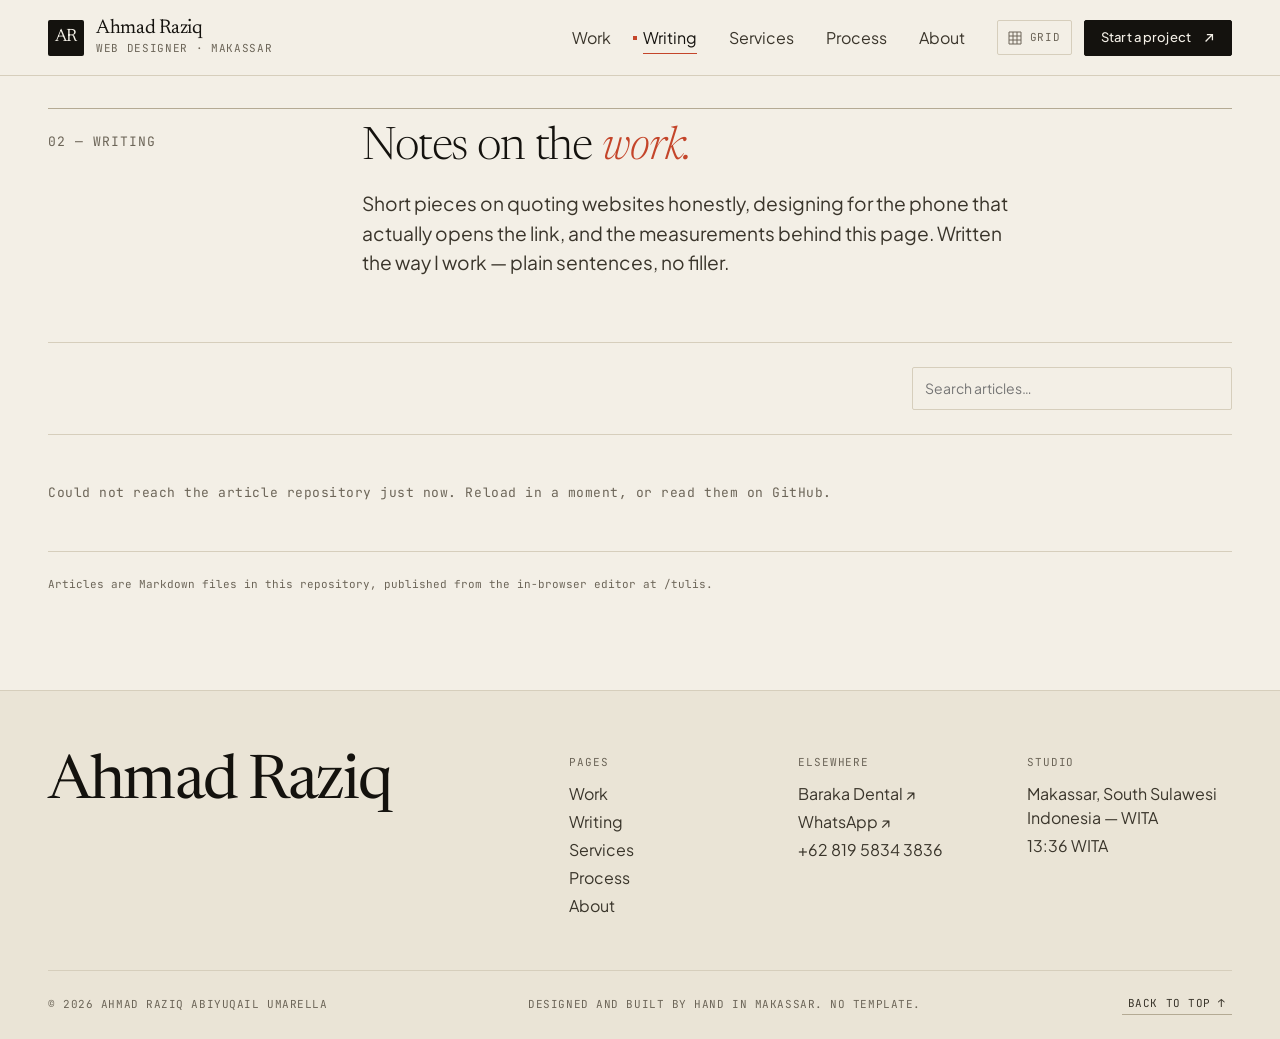
<file: artikel.html>
<!DOCTYPE html>
<html lang="en">
<head>
<meta charset="utf-8">
<meta name="viewport" content="width=device-width, initial-scale=1">
<title>Writing — Ahmad Raziq</title>
<meta name="description" content="Notes on quoting websites honestly, designing at 390px first, and the grid this site is built on.">
<link rel="preconnect" href="https://fonts.googleapis.com">
<link rel="preconnect" href="https://fonts.gstatic.com" crossorigin>
<link rel="stylesheet" href="https://fonts.googleapis.com/css2?family=Newsreader:ital,opsz,wght@0,6..72,200..600;1,6..72,200..600&family=Plus+Jakarta+Sans:wght@400;500;600&family=JetBrains+Mono:wght@400;500&display=swap">
<link rel="stylesheet" href="styles.css">
<link rel="icon" href="data:image/svg+xml,%3Csvg xmlns='http://www.w3.org/2000/svg' viewBox='0 0 32 32'%3E%3Crect width='32' height='32' fill='%2314120E'/%3E%3Ctext x='16' y='22' font-family='Georgia,serif' font-size='16' fill='%23F3EFE6' text-anchor='middle'%3EAR%3C/text%3E%3C/svg%3E">
</head>
<body>

<a class="skip" href="#main">Skip to content</a>

<div class="progress" aria-hidden="true"><span data-progress></span></div>

<header class="site-header" data-header>
  <div class="wrap header__inner">
    <a class="brand" href="index.html" aria-label="Ahmad Raziq — home">
      <span class="brand__mark" aria-hidden="true">AR</span>
      <span class="brand__text">
        <span class="brand__name">Ahmad Raziq</span>
        <span class="brand__role">Web designer · Makassar</span>
      </span>
    </a>

    <nav class="nav" aria-label="Primary">
      <a href="index.html">Work</a>
      <a href="artikel.html" aria-current="true">Writing</a>
      <a href="index.html#services">Services</a>
      <a href="index.html#process">Process</a>
      <a href="index.html#about">About</a>
    </nav>

    <div class="header__actions">
      <button class="grid-toggle" type="button" data-grid-toggle aria-pressed="false" title="Show the layout grid (G)">
        <svg width="14" height="14" viewBox="0 0 14 14" aria-hidden="true">
          <path d="M1 1h12v12H1zM5 1v12M9 1v12M1 5h12M1 9h12" fill="none" stroke="currentColor" stroke-width="1"/>
        </svg>
        <span>Grid</span>
      </button>
      <a class="btn btn--sm" href="index.html#contact">Start a project
        <svg class="arw" width="12" height="14" viewBox="0 0 14 14" aria-hidden="true"><path d="M3 11 11 3M4.5 3H11v6.5" fill="none" stroke="currentColor" stroke-width="1.5"/></svg>
      </a>
      <button class="menu-btn" type="button" data-menu-toggle aria-expanded="false" aria-controls="menu">
        <span class="menu-btn__lines" aria-hidden="true"><i></i><i></i></span>
        <span class="menu-btn__label">Menu</span>
      </button>
    </div>
  </div>
</header>

<div class="menu" id="menu" data-menu>
  <div class="menu__inner wrap">
    <p class="mono menu__eyebrow">Navigation</p>
    <nav class="menu__nav" aria-label="Mobile">
      <a href="index.html"><span class="mono">01</span>Work</a>
      <a href="artikel.html"><span class="mono">02</span>Writing</a>
      <a href="index.html#services"><span class="mono">03</span>Services</a>
      <a href="index.html#process"><span class="mono">04</span>Process</a>
      <a href="index.html#about"><span class="mono">05</span>About</a>
      <a href="index.html#contact"><span class="mono">06</span>Contact</a>
    </nav>
    <div class="menu__foot">
      <div>
        <p class="mono">Based in</p>
        <p>Makassar, South Sulawesi<br>Indonesia — WITA / UTC+8</p>
      </div>
      <div>
        <p class="mono">WhatsApp</p>
        <a href="https://wa.me/6281958343836" target="_blank" rel="noopener">+62 819 5834 3836</a>
      </div>
    </div>
  </div>
</div>

<main id="main">

  <section class="sec sec--top">
    <div class="wrap">
      <header class="sec-head" data-reveal>
        <p class="mono sec-head__label">02 — Writing</p>
        <div class="sec-head__body">
          <h2>Notes on the <em>work.</em></h2>
          <p class="lead">Short pieces on quoting websites honestly, designing for the phone that actually opens the link, and the measurements behind this page. Written the way I work — plain sentences, no filler.</p>
        </div>
      </header>

      <div class="writing-tools" data-reveal>
        <div class="chips" id="chips" role="group" aria-label="Filter by tag"></div>
        <input class="search" id="search" type="search" placeholder="Search articles…" aria-label="Search articles">
      </div>

      <div class="art-list" id="list" aria-live="polite">
        <p class="state">Loading articles…</p>
      </div>

      <p class="hint" style="margin-top: 24px">
        Articles are Markdown files in
        <a href="https://github.com/rakiaahmad17-prog/portfolio-raziq/tree/main/articles" target="_blank" rel="noopener">this repository</a>,
        published from the in-browser editor at <a href="tulis.html">/tulis</a>.
      </p>
    </div>
  </section>

</main>

<footer class="site-footer">
  <div class="wrap">
    <div class="footer__top">
      <p class="footer__mark">Ahmad Raziq</p>
      <div class="footer__nav">
        <div>
          <p class="mono">Pages</p>
          <a href="index.html">Work</a>
          <a href="artikel.html">Writing</a>
          <a href="index.html#services">Services</a>
          <a href="index.html#process">Process</a>
          <a href="index.html#about">About</a>
        </div>
        <div>
          <p class="mono">Elsewhere</p>
          <a href="https://barakadental.com" target="_blank" rel="noopener">Baraka Dental ↗</a>
          <a href="https://wa.me/6281958343836" target="_blank" rel="noopener">WhatsApp ↗</a>
          <a href="tel:+6281958343836">+62 819 5834 3836</a>
        </div>
        <div>
          <p class="mono">Studio</p>
          <p>Makassar, South Sulawesi<br>Indonesia — WITA</p>
          <p data-clock>—</p>
        </div>
      </div>
    </div>
    <div class="footer__bottom">
      <p class="mono">© 2026 Ahmad Raziq Abiyuqail Umarella</p>
      <p class="mono">Designed and built by hand in Makassar. No template.</p>
      <button class="to-top mono" type="button" data-top>Back to top ↑</button>
    </div>
  </div>
</footer>

<button class="grid-badge" type="button" data-grid-toggle aria-pressed="false" hidden>
  Grid on — press G to hide
</button>

<div class="grid-overlay" data-grid-overlay data-on="false" aria-hidden="true">
  <div class="grid-overlay__cols"><i></i><i></i><i></i><i></i><i></i><i></i><i></i><i></i><i></i><i></i><i></i><i></i></div>
  <div class="grid-overlay__baseline"></div>
</div>

<script src="js/config.js"></script>
<script src="js/md.js"></script>
<script src="js/articles.js"></script>
<script src="main.js" defer></script>
<script>
(function () {
  "use strict";

  var all = [];
  var activeTag = "";
  var query = "";

  var listEl = document.getElementById("list");
  var chipsEl = document.getElementById("chips");
  var searchEl = document.getElementById("search");

  function fmtDate(d) {
    if (!d) return "—";
    var p = String(d).split("-");
    if (p.length !== 3) return d;
    var months = ["Jan", "Feb", "Mar", "Apr", "May", "Jun", "Jul", "Aug", "Sep", "Oct", "Nov", "Dec"];
    return p[2] + " " + months[Number(p[1]) - 1] + " " + p[0];
  }

  function renderChips() {
    var tags = [];
    all.forEach(function (a) {
      a.tags.forEach(function (t) { if (tags.indexOf(t) < 0) tags.push(t); });
    });
    tags.sort();

    chipsEl.innerHTML =
      '<button class="chip' + (activeTag === "" ? " is-on" : "") + '" data-tag="">All</button>' +
      tags.map(function (t) {
        return '<button class="chip' + (activeTag === t ? " is-on" : "") + '" data-tag="' + t + '">' + t + "</button>";
      }).join("");
  }

  function visible() {
    return all.filter(function (a) {
      var okTag = !activeTag || a.tags.indexOf(activeTag) >= 0;
      var hay = (a.title + " " + a.excerpt + " " + a.tags.join(" ")).toLowerCase();
      return okTag && (!query || hay.indexOf(query) >= 0);
    });
  }

  function renderList() {
    var rows = visible();
    if (!rows.length) {
      listEl.innerHTML = '<p class="state">Nothing matches that. Try another word.</p>';
      return;
    }
    listEl.innerHTML = rows.map(function (a) {
      return (
        '<a class="art-row" href="article.html?slug=' + encodeURIComponent(a.slug) + '">' +
          '<span class="art-row__date">' + fmtDate(a.date) + "</span>" +
          "<span>" +
            '<h3 class="art-row__title">' + a.title + "</h3>" +
            '<p class="art-row__excerpt">' + a.excerpt + "</p>" +
            '<span class="art-row__foot">' +
              a.tags.map(function (t) { return '<span class="tag">' + t + "</span>"; }).join("") +
            "</span>" +
          "</span>" +
          '<span class="art-row__mins">' + a.minutes + " min</span>" +
          '<span class="art-row__arrow" aria-hidden="true">→</span>' +
        "</a>"
      );
    }).join("");
  }

  function draw() { renderChips(); renderList(); }

  chipsEl.addEventListener("click", function (e) {
    var btn = e.target.closest(".chip");
    if (!btn) return;
    activeTag = btn.getAttribute("data-tag") || "";
    draw();
  });

  searchEl.addEventListener("input", function () {
    query = searchEl.value.trim().toLowerCase();
    renderList();
  });

  window.Articles.list()
    .then(function (list) { all = list; draw(); })
    .catch(function () {
      listEl.innerHTML =
        '<p class="state">Could not reach the article repository just now. Reload in a moment, or read them on ' +
        '<a href="' + window.Articles.repoUrl() + '" target="_blank" rel="noopener">GitHub</a>.</p>';
    });
})();
</script>
</body>
</html>
</file>
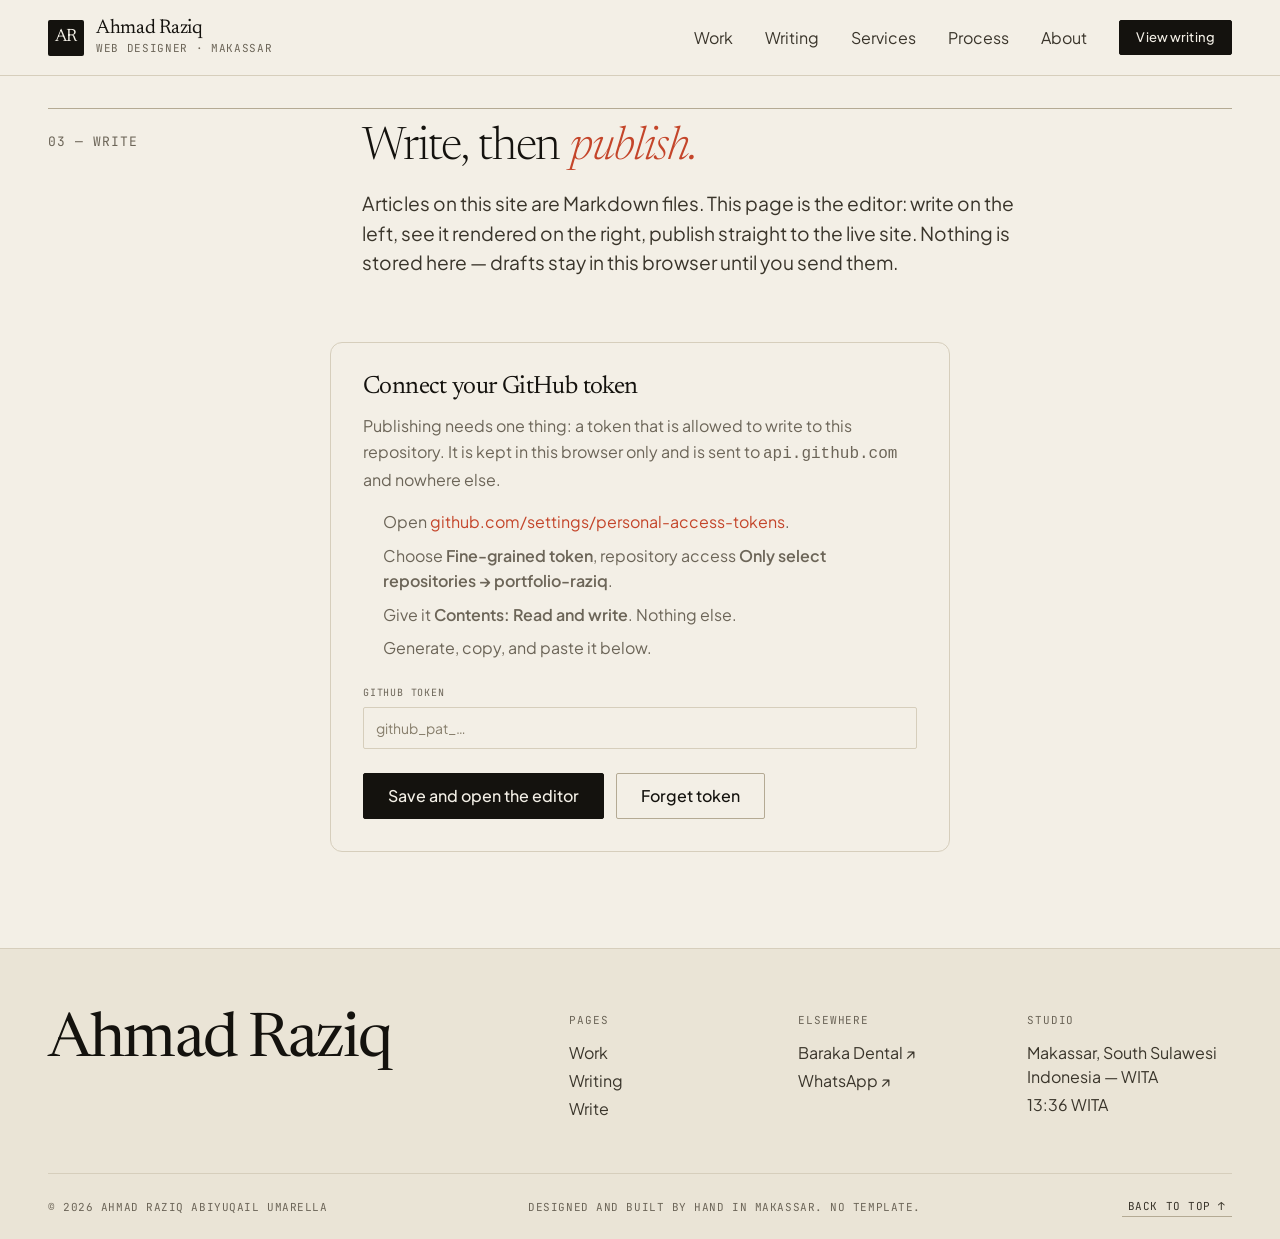
<file: tulis.html>
<!DOCTYPE html>
<html lang="en">
<head>
<meta charset="utf-8">
<meta name="viewport" content="width=device-width, initial-scale=1">
<title>Write — Ahmad Raziq</title>
<meta name="description" content="The in-browser editor used to publish articles on ahmadraziq.design.">
<meta name="robots" content="noindex">
<link rel="preconnect" href="https://fonts.googleapis.com">
<link rel="preconnect" href="https://fonts.gstatic.com" crossorigin>
<link rel="stylesheet" href="https://fonts.googleapis.com/css2?family=Newsreader:ital,opsz,wght@0,6..72,200..600;1,6..72,200..600&family=Plus+Jakarta+Sans:wght@400;500;600&family=JetBrains+Mono:wght@400;500&display=swap">
<link rel="stylesheet" href="styles.css">
<link rel="icon" href="data:image/svg+xml,%3Csvg xmlns='http://www.w3.org/2000/svg' viewBox='0 0 32 32'%3E%3Crect width='32' height='32' fill='%2314120E'/%3E%3Ctext x='16' y='22' font-family='Georgia,serif' font-size='16' fill='%23F3EFE6' text-anchor='middle'%3EAR%3C/text%3E%3C/svg%3E">
</head>
<body>

<a class="skip" href="#main">Skip to content</a>

<header class="site-header" data-header>
  <div class="wrap header__inner">
    <a class="brand" href="index.html" aria-label="Ahmad Raziq — home">
      <span class="brand__mark" aria-hidden="true">AR</span>
      <span class="brand__text">
        <span class="brand__name">Ahmad Raziq</span>
        <span class="brand__role">Web designer · Makassar</span>
      </span>
    </a>

    <nav class="nav" aria-label="Primary">
      <a href="index.html">Work</a>
      <a href="artikel.html">Writing</a>
      <a href="index.html#services">Services</a>
      <a href="index.html#process">Process</a>
      <a href="index.html#about">About</a>
    </nav>

    <div class="header__actions">
      <a class="btn btn--sm" href="artikel.html">View writing</a>
      <button class="menu-btn" type="button" data-menu-toggle aria-expanded="false" aria-controls="menu">
        <span class="menu-btn__lines" aria-hidden="true"><i></i><i></i></span>
        <span class="menu-btn__label">Menu</span>
      </button>
    </div>
  </div>
</header>

<div class="menu" id="menu" data-menu>
  <div class="menu__inner wrap">
    <p class="mono menu__eyebrow">Navigation</p>
    <nav class="menu__nav" aria-label="Mobile">
      <a href="index.html"><span class="mono">01</span>Work</a>
      <a href="artikel.html"><span class="mono">02</span>Writing</a>
      <a href="tulis.html"><span class="mono">03</span>Write</a>
      <a href="index.html#services"><span class="mono">04</span>Services</a>
      <a href="index.html#process"><span class="mono">05</span>Process</a>
      <a href="index.html#about"><span class="mono">06</span>About</a>
    </nav>
    <div class="menu__foot">
      <div>
        <p class="mono">Based in</p>
        <p>Makassar, South Sulawesi<br>Indonesia — WITA / UTC+8</p>
      </div>
      <div>
        <p class="mono">WhatsApp</p>
        <a href="https://wa.me/6281958343836" target="_blank" rel="noopener">+62 819 5834 3836</a>
      </div>
    </div>
  </div>
</div>

<main id="main">

  <section class="sec sec--top">
    <div class="wrap">
      <header class="sec-head" data-reveal>
        <p class="mono sec-head__label">03 — Write</p>
        <div class="sec-head__body">
          <h2>Write, then <em>publish.</em></h2>
          <p class="lead">Articles on this site are Markdown files. This page is the editor: write on the left, see it rendered on the right, publish straight to the live site. Nothing is stored here — drafts stay in this browser until you send them.</p>
        </div>
      </header>

      <!-- TOKEN GATE -->
      <div class="gate" id="gate" hidden>
        <h2>Connect your GitHub token</h2>
        <p>Publishing needs one thing: a token that is allowed to write to this repository. It is kept in this browser only and is sent to <code>api.github.com</code> and nowhere else.</p>
        <ol>
          <li>Open <a href="https://github.com/settings/personal-access-tokens/new?name=Portfolio+writer&description=Writes+articles+to+portfolio-raziq&contents=write" target="_blank" rel="noopener">github.com/settings/personal-access-tokens</a>.</li>
          <li>Choose <strong>Fine-grained token</strong>, repository access <strong>Only select repositories → portfolio-raziq</strong>.</li>
          <li>Give it <strong>Contents: Read and write</strong>. Nothing else.</li>
          <li>Generate, copy, and paste it below.</li>
        </ol>
        <div class="fields">
          <label class="field field--wide">
            <span>GitHub token</span>
            <input id="tokenInput" type="password" placeholder="github_pat_…" autocomplete="off" spellcheck="false">
          </label>
        </div>
        <div class="actions">
          <button class="btn" type="button" id="saveToken">Save and open the editor</button>
          <button class="btn btn--ghost" type="button" id="forgetToken" hidden>Forget token</button>
        </div>
        <p class="log" id="gateLog" hidden></p>
      </div>

      <!-- EDITOR -->
      <div id="editor" hidden>
        <div class="fields">
          <label class="field field--wide">
            <span>Title</span>
            <input id="fTitle" type="text" placeholder="Why this site has no price list">
          </label>
          <label class="field">
            <span>Slug — the filename</span>
            <input id="fSlug" type="text" placeholder="why-this-site-has-no-price-list" autocomplete="off" spellcheck="false">
          </label>
          <label class="field">
            <span>Date</span>
            <input id="fDate" type="date">
          </label>
          <label class="field field--wide">
            <span>Tags — comma separated</span>
            <input id="fTags" type="text" placeholder="pricing, process">
          </label>
          <label class="field field--wide">
            <span>Excerpt — one sentence, shown in the list</span>
            <input id="fExcerpt" type="text" placeholder="Every service on this site says price on request. That is not evasion.">
          </label>
        </div>

        <div class="editor">
          <div class="pane">
            <div class="pane__bar">
              <span>Markdown</span>
              <span id="counts">0 words · 1 min</span>
            </div>
            <div class="pane__body">
              <div class="toolbar" role="toolbar" aria-label="Formatting">
                <button class="tbtn" type="button" data-wrap="**">Bold</button>
                <button class="tbtn" type="button" data-wrap="*">Italic</button>
                <button class="tbtn" type="button" data-line="## ">H2</button>
                <button class="tbtn" type="button" data-line="### ">H3</button>
                <button class="tbtn" type="button" data-line="> ">Quote</button>
                <button class="tbtn" type="button" data-line="- ">List</button>
                <button class="tbtn" type="button" data-line="1. ">Numbered</button>
                <button class="tbtn" type="button" data-block="```">Code</button>
                <button class="tbtn" type="button" data-link="1">Link</button>
              </div>
              <textarea id="fBody" spellcheck="true" placeholder="Start with the argument, not the introduction.&#10;&#10;## A heading&#10;&#10;A paragraph. **Bold**, *italic*, `code`, and [a link](https://example.com)."></textarea>
            </div>
          </div>

          <div class="pane">
            <div class="pane__bar"><span>Preview</span><span id="previewSlug"></span></div>
            <div class="pane__body">
              <div class="prose" id="prese"></div>
            </div>
          </div>
        </div>

        <div class="actions">
          <button class="btn" type="button" id="publish">Publish to the live site
            <svg class="arw" width="12" height="14" viewBox="0 0 14 14" aria-hidden="true"><path d="M3 11 11 3M4.5 3H11v6.5" fill="none" stroke="currentColor" stroke-width="1.5"/></svg>
          </button>
          <button class="btn btn--ghost" type="button" id="download">Download .md</button>
          <button class="btn btn--ghost" type="button" id="loadExisting">Load an existing article</button>
          <button class="btn btn--ghost" type="button" id="clearAll">Start empty</button>
          <span class="hint" id="savedHint"></span>
        </div>

        <p class="log" id="log" aria-live="polite">Draft saves itself to this browser as you type.</p>

        <p class="hint" style="margin-top: 24px">
          Every publish is a commit on
          <a href="https://github.com/rakiaahmad17-prog/portfolio-raziq/commits/main/articles" target="_blank" rel="noopener">the articles folder</a>,
          so any version can be rolled back. Markdown reference:
          <a href="https://www.markdownguide.org/cheat-sheet/" target="_blank" rel="noopener">cheat sheet</a>.
        </p>
      </div>
    </div>
  </section>

</main>

<footer class="site-footer">
  <div class="wrap">
    <div class="footer__top">
      <p class="footer__mark">Ahmad Raziq</p>
      <div class="footer__nav">
        <div>
          <p class="mono">Pages</p>
          <a href="index.html">Work</a>
          <a href="artikel.html">Writing</a>
          <a href="tulis.html">Write</a>
        </div>
        <div>
          <p class="mono">Elsewhere</p>
          <a href="https://barakadental.com" target="_blank" rel="noopener">Baraka Dental ↗</a>
          <a href="https://wa.me/6281958343836" target="_blank" rel="noopener">WhatsApp ↗</a>
        </div>
        <div>
          <p class="mono">Studio</p>
          <p>Makassar, South Sulawesi<br>Indonesia — WITA</p>
          <p data-clock>—</p>
        </div>
      </div>
    </div>
    <div class="footer__bottom">
      <p class="mono">© 2026 Ahmad Raziq Abiyuqail Umarella</p>
      <p class="mono">Designed and built by hand in Makassar. No template.</p>
      <button class="to-top mono" type="button" data-top>Back to top ↑</button>
    </div>
  </div>
</footer>

<script src="js/config.js"></script>
<script src="js/md.js"></script>
<script src="js/articles.js"></script>
<script src="main.js" defer></script>
<script>
(function () {
  "use strict";

  var TOKEN_KEY = "arziq:gh-token";
  var DRAFT_KEY = "arziq:draft:v1";

  var $ = function (id) { return document.getElementById(id); };

  var gate = $("gate");
  var editor = $("editor");
  var tokenInput = $("tokenInput");
  var gateLog = $("gateLog");
  var logEl = $("log");

  var fTitle = $("fTitle");
  var fSlug = $("fSlug");
  var fDate = $("fDate");
  var fTags = $("fTags");
  var fExcerpt = $("fExcerpt");
  var fBody = $("fBody");

  var presev = $("prese");
  var counts = $("counts");
  var previewSlug = $("previewSlug");
  var savedHint = $("savedHint");

  var slugTouched = false;

  function today() {
    var d = new Date();
    var p = function (n) { return String(n).padStart(2, "0"); };
    return d.getFullYear() + "-" + p(d.getMonth() + 1) + "-" + p(d.getDate());
  }

  function say(msg, kind) {
    logEl.textContent = msg;
    logEl.className = "log" + (kind ? " is-" + kind : "");
  }

  function note(msg) {
    savedHint.textContent = msg;
    clearTimeout(note._t);
    note._t = setTimeout(function () { savedHint.textContent = ""; }, 2500);
  }

  /* ------------------------------------------------------------- draft */
  function collect() {
    return {
      title: fTitle.value,
      slug: fSlug.value,
      date: fDate.value,
      tags: fTags.value,
      excerpt: fExcerpt.value,
      body: fBody.value,
    };
  }

  function restore(d) {
    if (!d) return;
    fTitle.value = d.title || "";
    fSlug.value = d.slug || "";
    fDate.value = d.date || today();
    fTags.value = d.tags || "";
    fExcerpt.value = d.excerpt || "";
    fBody.value = d.body || "";
    if (d.slug) slugTouched = true;
  }

  var saveTimer;
  function autosave() {
    clearTimeout(saveTimer);
    saveTimer = setTimeout(function () {
      try {
        localStorage.setItem(DRAFT_KEY, JSON.stringify(collect()));
        note("draft saved");
      } catch (e) { /* private mode — drafts simply do not persist */ }
    }, 700);
  }

  /* ----------------------------------------------------------- preview */
  function drawPreview() {
    var body = fBody.value;
    presev.innerHTML = window.MD.render(body);
    var words = body.trim() ? body.trim().split(/\s+/).length : 0;
    counts.textContent = words + (words === 1 ? " word · " : " words · ") + window.MD.readingMinutes(body) + " min";
    previewSlug.textContent = fSlug.value ? "articles/" + fSlug.value + ".md" : "articles/untitled.md";
  }

  /* --------------------------------------------------------- frontmatter */
  function q(s) { return '"' + String(s || "").replace(/"/g, '\\"') + '"'; }

  function buildFile(d) {
    var tags = String(d.tags || "")
      .split(",")
      .map(function (t) { return t.trim(); })
      .filter(Boolean);

    var head = [
      "---",
      "title: " + q(d.title),
      "date: " + (d.date || today()),
      "tags: [" + tags.join(", ") + "]",
    ];
    if (d.excerpt) head.push("excerpt: " + q(d.excerpt));
    head.push("---", "");

    return head.join("\n") + String(d.body || "").replace(/^\n+/, "") + "\n";
  }

  /* ------------------------------------------------------------ toolbar */
  function surroundTextarea(before, after) {
    var ta = fBody;
    var start = ta.selectionStart;
    var end = ta.selectionEnd;
    var selected = ta.value.slice(start, end) || "text";
    ta.value = ta.value.slice(0, start) + before + selected + after + ta.value.slice(end);
    ta.focus();
    ta.setSelectionRange(start + before.length, start + before.length + selected.length);
    drawPreview();
    autosave();
  }

  function prefixLines(prefix) {
    var ta = fBody;
    var start = ta.selectionStart;
    var end = ta.selectionEnd;
    var value = ta.value;

    var lineStart = value.lastIndexOf("\n", Math.max(0, start - 1)) + 1;
    var chunk = value.slice(lineStart, end);
    var replaced = chunk.split("\n").map(function (line, i) {
      return prefix.trim() === "1." ? (i + 1) + ". " + line : prefix + line;
    }).join("\n");

    ta.value = value.slice(0, lineStart) + replaced + value.slice(end);
    ta.focus();
    ta.setSelectionRange(lineStart, lineStart + replaced.length);
    drawPreview();
    autosave();
  }

  function wrapBlock(token) {
    var ta = fBody;
    var start = ta.selectionStart;
    var end = ta.selectionEnd;
    var selected = ta.value.slice(start, end) || "code";
    ta.value = ta.value.slice(0, start) + token + "\n" + selected + "\n" + token + ta.value.slice(end);
    ta.focus();
    drawPreview();
    autosave();
  }

  document.querySelectorAll(".tbtn").forEach(function (btn) {
    btn.addEventListener("click", function () {
      if (btn.dataset.wrap) surroundTextarea(btn.dataset.wrap, btn.dataset.wrap);
      else if (btn.dataset.line) prefixLines(btn.dataset.line);
      else if (btn.dataset.block) wrapBlock(btn.dataset.block);
      else if (btn.dataset.link) {
        var url = window.prompt("Link to where?", "https://");
        if (url) surroundTextarea("[", "](" + url + ")");
      }
    });
  });

  /* ------------------------------------------------------------ publish */
  function token() { return (localStorage.getItem(TOKEN_KEY) || "").trim(); }

  function publish() {
    var d = collect();

    if (!d.title.trim()) { say("A title is needed before publishing.", "err"); fTitle.focus(); return; }
    if (!d.body.trim()) { say("There is nothing to publish yet.", "err"); fBody.focus(); return; }

    var slug = window.MD.slugify(d.slug || d.title);
    fSlug.value = slug;

    if (!token()) {
      say("No GitHub token saved. Reload this page and paste one to publish.", "err");
      gate.hidden = false;
      editor.hidden = true;
      return;
    }

    var path = window.ARZIQ.github.path + "/" + slug + ".md";
    var file = buildFile(d);

    say("Publishing " + path + " …");
    document.getElementById("publish").disabled = true;

    window.Articles.publish(token(), path, file, "Publish: " + d.title)
      .then(function (res) {
        if (!res.ok) {
          return res.json().then(function (j) {
            throw new Error(j.message || ("GitHub replied " + res.status));
          });
        }
        return res.json();
      })
      .then(function () {
        window.Articles.bustCache();
        try { localStorage.removeItem(DRAFT_KEY); } catch (e) {}
        say("Published. The article is live now — " +
            "https://portfolio-raziq.vercel.app/article.html?slug=" + encodeURIComponent(slug), "ok");
        document.getElementById("publish").disabled = false;
      })
      .catch(function (err) {
        document.getElementById("publish").disabled = false;
        say("Publish failed: " + err.message, "err");
      });
  }

  /* ------------------------------------------------------------- wiring */
  fTitle.addEventListener("input", function () {
    if (!slugTouched) fSlug.value = window.MD.slugify(fTitle.value);
    drawPreview();
    autosave();
  });
  fSlug.addEventListener("input", function () { slugTouched = true; drawPreview(); autosave(); });
  fDate.addEventListener("input", autosave);
  fTags.addEventListener("input", autosave);
  fExcerpt.addEventListener("input", autosave);
  fBody.addEventListener("input", function () { drawPreview(); autosave(); });

  document.getElementById("publish").addEventListener("click", publish);

  document.getElementById("download").addEventListener("click", function () {
    var d = collect();
    var blob = new Blob([buildFile(d)], { type: "text/markdown;charset=utf-8" });
    var a = document.createElement("a");
    a.href = URL.createObjectURL(blob);
    a.download = (window.MD.slugify(d.slug || d.title || "article")) + ".md";
    a.click();
    setTimeout(function () { URL.revokeObjectURL(a.href); }, 1000);
    say("Downloaded. Drop it in the articles folder if you would rather publish by hand.");
  });

  document.getElementById("clearAll").addEventListener("click", function () {
    fTitle.value = ""; fSlug.value = ""; fExcerpt.value = ""; fTags.value = ""; fBody.value = "";
    fDate.value = today();
    slugTouched = false;
    drawPreview();
    try { localStorage.removeItem(DRAFT_KEY); } catch (e) {}
    say("Cleared. Draft removed from this browser.");
  });

  document.getElementById("loadExisting").addEventListener("click", function () {
    var slug = window.prompt("Slug of the article to load (the filename, no .md):", "");
    if (!slug) return;
    window.Articles.get(window.MD.slugify(slug))
      .then(function (a) {
        fTitle.value = a.title;
        fSlug.value = a.slug;
        fDate.value = a.date || today();
        fTags.value = a.tags.join(", ");
        fExcerpt.value = a.excerpt || "";
        fBody.value = a.body;
        slugTouched = true;
        drawPreview();
        say("Loaded " + a.slug + ". Publishing will update that file.");
      })
      .catch(function () { say("Could not find an article with that slug.", "err"); });
  });

  /* --------------------------------------------------------- token gate */
  function openEditor() {
    gate.hidden = true;
    editor.hidden = false;
    fDate.value = fDate.value || today();
    drawPreview();
  }

  document.getElementById("saveToken").addEventListener("click", function () {
    var value = tokenInput.value.trim();
    if (value.length < 20) {
      gateLog.hidden = false;
      gateLog.textContent = "That does not look like a token. Paste the whole string.";
      gateLog.className = "log is-err";
      return;
    }
    try { localStorage.setItem(TOKEN_KEY, value); } catch (e) {}
    tokenInput.value = "";
    say("Token saved in this browser. You can publish now.", "ok");
    openEditor();
  });

  document.getElementById("forgetToken").addEventListener("click", function () {
    try { localStorage.removeItem(TOKEN_KEY); } catch (e) {}
    document.getElementById("forgetToken").hidden = true;
    say("Token forgotten.", "ok");
  });

  /* ------------------------------------------------------------- start */
  if (token()) {
    document.getElementById("forgetToken").hidden = false;
    openEditor();
    try {
      var draft = JSON.parse(localStorage.getItem(DRAFT_KEY) || "null");
      if (draft) { restore(draft); note("draft restored"); }
    } catch (e) {}
  } else {
    gate.hidden = false;
  }
  fDate.value = fDate.value || today();
})();
</script>
</body>
</html>
</file>
<file: styles.css>
/* ==========================================================================
   Ahmad Raziq — Portfolio
   Art direction: "specimen sheet" — print editorial + measurable screen craft.
   Palette: bone paper, warm ink, redline vermillion, Makassar sea.
   Type: Newsreader (display) / Plus Jakarta Sans (text) / JetBrains Mono (labels)
   Scale: 1.250 · Spacing: 4 8 12 16 24 32 48 64 96 · Radius: 2 6 12
   ========================================================================== */

/* ---------- 1. Tokens ---------- */
:root {
  /* surfaces */
  --surface: #F3EFE6;
  --surface-deep: #EAE4D6;
  --surface-raised: #FBF8F1;
  --ink-surface: #14120E;

  /* text */
  --text: #14120E;
  --text-soft: #3A352B;
  --text-muted: #6C6558;
  --text-on-ink: #F3EFE6;
  --text-muted-ink: #A79D89;

  /* lines */
  --border: #D6CEBC;
  --border-strong: #B4AA94;
  --border-ink: rgba(243, 239, 230, 0.16);

  /* accents */
  --accent: #C4452A;
  --accent-ink: #EE7A4F;
  --teal: #1E4B45;

  /* type */
  --display: "Newsreader", "Iowan Old Style", Georgia, serif;
  --sans: "Plus Jakarta Sans", "Segoe UI", Helvetica, Arial, sans-serif;
  --mono: "JetBrains Mono", ui-monospace, "SFMono-Regular", Consolas, monospace;

  --fs-13: 0.8125rem;
  --fs-16: 1rem;
  --fs-20: 1.25rem;
  --fs-25: 1.5625rem;
  --fs-31: 1.953rem;
  --fs-39: 2.441rem;
  --fs-49: 3.052rem;
  --fs-61: 3.815rem;
  --fs-76: 4.75rem;

  /* geometry */
  --r1: 2px;
  --r2: 6px;
  --r3: 12px;
  --wrap: 1280px;
  --gut: clamp(16px, 4vw, 48px);
  --header: 76px;
}

/* ---------- 2. Reset ---------- */
*, *::before, *::after { box-sizing: border-box; }
* { margin: 0; }

html {
  -webkit-text-size-adjust: 100%;
  scroll-behavior: smooth;
  background: var(--surface);
}

body {
  font-family: var(--sans);
  font-size: var(--fs-16);
  font-weight: 400;
  line-height: 1.6;
  color: var(--text);
  background: var(--surface);
  -webkit-font-smoothing: antialiased;
  text-rendering: optimizeLegibility;
  overflow-x: hidden;
}

img, svg { display: block; max-width: 100%; }
img { height: auto; }
button, input, select, textarea { font: inherit; color: inherit; }
button { background: none; border: 0; cursor: pointer; }
a { color: inherit; text-decoration: none; }
ul, ol { list-style: none; padding: 0; }
strong { font-weight: 600; }
em { font-style: italic; }

::selection { background: var(--accent); color: var(--surface); }

:focus-visible {
  outline: 2px solid var(--teal);
  outline-offset: 3px;
  border-radius: var(--r1);
}

.skip {
  position: fixed;
  top: 8px;
  left: 8px;
  z-index: 200;
  padding: 12px 16px;
  background: var(--text);
  color: var(--surface);
  font-size: var(--fs-13);
  border-radius: var(--r1);
  transform: translateY(-200%);
  transition: transform 180ms ease;
}
.skip:focus { transform: translateY(0); }

.progress {
  position: fixed;
  inset: 0 0 auto 0;
  height: 2px;
  z-index: 130;
  background: transparent;
  pointer-events: none;
}
.progress span {
  display: block;
  height: 100%;
  width: 0%;
  background: var(--accent);
}

/* ---------- 3. Typography helpers ---------- */
.wrap {
  width: 100%;
  max-width: var(--wrap);
  margin-inline: auto;
  padding-inline: var(--gut);
}

.mono {
  font-family: var(--mono);
  font-size: var(--fs-13);
  font-weight: 400;
  letter-spacing: 0.08em;
  text-transform: uppercase;
  color: var(--text-muted);
  line-height: 1.4;
}

h1, h2, h3 {
  font-family: var(--display);
  font-weight: 300;
  line-height: 1.02;
  letter-spacing: -0.025em;
  text-wrap: balance;
}

h1 {
  font-size: clamp(2.75rem, 5.6vw, var(--fs-76));
  line-height: 0.98;
}
h1 em {
  font-style: italic;
  color: var(--accent);
  letter-spacing: -0.03em;
}

h2 {
  font-size: clamp(2.1rem, 3.6vw, var(--fs-49));
  line-height: 1.04;
}
h2 em { font-style: italic; color: var(--accent); }

h3 { font-size: var(--fs-31); line-height: 1.08; }

.lead {
  font-size: clamp(var(--fs-16), 1.5vw, var(--fs-20));
  line-height: 1.55;
  color: var(--text-soft);
  max-width: 48ch;
  margin-top: 24px;
}
.lead--sm { font-size: var(--fs-20); color: var(--text-muted); max-width: 62ch; }

.link {
  display: inline-flex;
  align-items: center;
  gap: 8px;
  font-size: var(--fs-16);
  border-bottom: 1px solid var(--border-strong);
  padding-bottom: 2px;
  transition: color 200ms ease, border-color 200ms ease;
}
.link:hover { color: var(--accent); border-color: var(--accent); }
.link .arw { transition: transform 200ms ease; }
.link:hover .arw { transform: translate(2px, -2px); }

.kbd, kbd {
  font-family: var(--mono);
  font-size: 0.7em;
  border: 1px solid var(--border-strong);
  border-bottom-width: 2px;
  border-radius: var(--r1);
  padding: 1px 5px;
  color: var(--text-soft);
  background: var(--surface-raised);
}

/* ---------- 4. Buttons ---------- */
.btn {
  display: inline-flex;
  align-items: center;
  justify-content: center;
  gap: 12px;
  padding: 14px 24px;
  background: var(--text);
  color: var(--surface);
  border: 1px solid var(--text);
  border-radius: var(--r1);
  font-size: var(--fs-16);
  font-weight: 500;
  line-height: 1;
  transition: background 220ms ease, color 220ms ease, border-color 220ms ease;
}
.btn .arw { transition: transform 220ms ease; }
.btn:hover { background: var(--accent); border-color: var(--accent); color: var(--surface); }
.btn:hover .arw { transform: translate(3px, -3px); }

.btn--sm { padding: 10px 16px; font-size: var(--fs-13); letter-spacing: 0.01em; }

.btn--ghost {
  background: transparent;
  color: var(--text);
  border-color: var(--border-strong);
}
.btn--ghost:hover { background: var(--text); border-color: var(--text); color: var(--surface); }

.btn--light {
  background: var(--surface);
  border-color: var(--surface);
  color: var(--text);
}
.btn--light:hover { background: var(--accent-ink); border-color: var(--accent-ink); color: var(--text); }

.chip {
  display: inline-flex;
  align-items: center;
  gap: 6px;
  padding: 4px 8px;
  border: 1px solid var(--border-strong);
  border-radius: var(--r1);
  font-family: var(--mono);
  font-size: var(--fs-13);
  letter-spacing: 0.06em;
  text-transform: uppercase;
  color: var(--text-muted);
  white-space: nowrap;
}
.chip--live { border-color: var(--teal); color: var(--teal); }
.chip--live::before {
  content: "";
  width: 6px;
  height: 6px;
  border-radius: 50%;
  background: var(--teal);
}

/* ---------- 5. Header ---------- */
.site-header {
  position: fixed;
  inset: 0 0 auto 0;
  z-index: 100;
  height: var(--header);
  background: var(--surface);
  border-bottom: 1px solid var(--border);
}
.site-header.is-stuck {
  box-shadow: 0 1px 0 var(--border), 0 16px 32px -32px rgba(20, 18, 14, 0.6);
}
.header__inner {
  height: 100%;
  display: flex;
  align-items: center;
  justify-content: space-between;
  gap: 24px;
}

.brand { display: flex; align-items: center; gap: 12px; }
.brand__mark {
  width: 36px;
  height: 36px;
  display: grid;
  place-items: center;
  background: var(--text);
  color: var(--surface);
  border-radius: var(--r1);
  font-family: var(--display);
  font-size: 18px;
  letter-spacing: -0.02em;
  transition: background 220ms ease;
}
.brand:hover .brand__mark { background: var(--accent); }
.brand__text { display: flex; flex-direction: column; gap: 2px; }
.brand__name {
  font-family: var(--display);
  font-size: var(--fs-20);
  line-height: 1;
  letter-spacing: -0.015em;
}
.brand__role {
  font-family: var(--mono);
  font-size: 11px;
  letter-spacing: 0.06em;
  text-transform: uppercase;
  color: var(--text-muted);
}

.nav { display: flex; gap: 32px; margin-left: auto; margin-right: 8px; }
.nav a {
  position: relative;
  font-size: var(--fs-16);
  color: var(--text-soft);
  padding-block: 4px;
}
.nav a::after {
  content: "";
  position: absolute;
  left: 0;
  bottom: 0;
  width: 100%;
  height: 1px;
  background: var(--accent);
  transform: scaleX(0);
  transform-origin: left;
  transition: transform 240ms ease;
}
.nav a:hover { color: var(--text); }
.nav a:hover::after { transform: scaleX(1); }

.nav a[aria-current="true"] { color: var(--text); }
.nav a[aria-current="true"]::after { transform: scaleX(1); }
.nav a[aria-current="true"]::before {
  content: "";
  position: absolute;
  left: -10px;
  top: 50%;
  width: 4px;
  height: 4px;
  margin-top: -2px;
  background: var(--accent);
}

.header__actions { display: flex; align-items: center; gap: 12px; }

.grid-toggle {
  display: inline-flex;
  align-items: center;
  gap: 8px;
  padding: 8px 10px;
  border: 1px solid var(--border);
  border-radius: var(--r1);
  font-family: var(--mono);
  font-size: 11px;
  letter-spacing: 0.08em;
  text-transform: uppercase;
  color: var(--text-muted);
  transition: color 180ms ease, border-color 180ms ease, background 180ms ease;
}
.grid-toggle:hover { color: var(--text); border-color: var(--border-strong); }
.grid-toggle[aria-pressed="true"] {
  background: var(--accent);
  border-color: var(--accent);
  color: var(--surface);
}

.menu-btn { display: none; align-items: center; gap: 8px; }
.menu-btn__lines { display: grid; gap: 5px; width: 20px; }
.menu-btn__lines i {
  display: block;
  height: 1px;
  background: var(--text);
  transition: transform 220ms ease, width 220ms ease;
}
.menu-btn__lines i:last-child { width: 13px; }
.menu-btn__label {
  font-family: var(--mono);
  font-size: 11px;
  letter-spacing: 0.08em;
  text-transform: uppercase;
}
body.menu-open .menu-btn__lines i:first-child { transform: translateY(3px) rotate(45deg); }
body.menu-open .menu-btn__lines i:last-child { width: 20px; transform: translateY(-3px) rotate(-45deg); }

/* ---------- 6. Menu overlay ---------- */
.menu {
  position: fixed;
  inset: 0;
  z-index: 95;
  background: var(--surface);
  padding-top: calc(var(--header) + 32px);
  transform: translateY(-100%);
  visibility: hidden;
  transition: transform 420ms cubic-bezier(0.22, 1, 0.36, 1), visibility 0s linear 420ms;
  overflow-y: auto;
}
body.menu-open .menu {
  transform: translateY(0);
  visibility: visible;
  transition: transform 420ms cubic-bezier(0.22, 1, 0.36, 1), visibility 0s;
}
.menu__inner { display: flex; flex-direction: column; min-height: calc(100% - var(--header)); padding-bottom: 48px; }
.menu__eyebrow { border-bottom: 1px solid var(--border); padding-bottom: 12px; }
.menu__nav { display: flex; flex-direction: column; margin-top: 16px; }
.menu__nav a {
  display: flex;
  align-items: baseline;
  gap: 16px;
  padding-block: 16px;
  border-bottom: 1px solid var(--border);
  font-family: var(--display);
  font-size: clamp(2rem, 9vw, 2.75rem);
  letter-spacing: -0.02em;
  transition: color 200ms ease, padding-left 200ms ease;
}
.menu__nav a:hover { color: var(--accent); padding-left: 8px; }
.menu__nav .mono { font-size: 11px; color: var(--text-muted); }
.menu__foot {
  margin-top: auto;
  padding-top: 32px;
  display: grid;
  grid-template-columns: 1fr 1fr;
  gap: 24px;
  font-size: var(--fs-16);
}
.menu__foot .mono { margin-bottom: 8px; }
.menu__foot a { border-bottom: 1px solid var(--border-strong); }

/* ---------- 7. Hero ---------- */
.hero {
  padding-top: calc(var(--header) + 48px);
  padding-bottom: 0;
}
.hero__top {
  display: flex;
  align-items: center;
  justify-content: space-between;
  gap: 24px;
  flex-wrap: wrap;
}
.status {
  display: inline-flex;
  align-items: center;
  gap: 8px;
  font-family: var(--mono);
  font-size: var(--fs-13);
  letter-spacing: 0.04em;
  color: var(--text-soft);
}
.status__dot {
  width: 6px;
  height: 6px;
  border-radius: 50%;
  background: var(--teal);
  box-shadow: 0 0 0 0 rgba(30, 75, 69, 0.4);
  animation: pulse 3s ease-out infinite;
}
@keyframes pulse {
  0% { box-shadow: 0 0 0 0 rgba(30, 75, 69, 0.35); }
  70% { box-shadow: 0 0 0 6px rgba(30, 75, 69, 0); }
  100% { box-shadow: 0 0 0 0 rgba(30, 75, 69, 0); }
}

.hero__grid {
  display: grid;
  grid-template-columns: repeat(12, 1fr);
  gap: 24px;
  margin-top: 48px;
  align-items: start;
}
.hero__copy { grid-column: 1 / 8; padding-top: 8px; }
.hero__actions { display: flex; flex-wrap: wrap; gap: 12px; margin-top: 32px; }

.hero__plate { grid-column: 8 / 13; }

/* Specimen plate — the signature object */
.plate {
  position: relative;
  background: var(--surface-raised);
  border: 1px solid var(--border);
  border-radius: var(--r3);
  padding: 24px;
  box-shadow: 0 32px 64px -48px rgba(20, 18, 14, 0.55);
}
.plate__cross {
  position: absolute;
  width: 9px;
  height: 9px;
  border: 0 solid var(--accent);
  opacity: 0.6;
}
.plate__cross--tl { top: 8px; left: 8px; border-top-width: 1px; border-left-width: 1px; }
.plate__cross--tr { top: 8px; right: 8px; border-top-width: 1px; border-right-width: 1px; }
.plate__cross--bl { bottom: 8px; left: 8px; border-bottom-width: 1px; border-left-width: 1px; }
.plate__cross--br { bottom: 8px; right: 8px; border-bottom-width: 1px; border-right-width: 1px; }

.plate__head {
  display: flex;
  justify-content: space-between;
  gap: 16px;
  padding-bottom: 12px;
  border-bottom: 1px solid var(--border);
}
.plate__head .mono { font-size: 11px; }

.plate__aa {
  display: flex;
  align-items: flex-end;
  gap: 20px;
  padding-block: 20px 16px;
  border-bottom: 1px solid var(--border);
}
.plate__letter {
  font-family: var(--display);
  font-size: 96px;
  line-height: 0.78;
  letter-spacing: -0.05em;
  color: var(--text);
}
.plate__face {
  font-family: var(--display);
  font-size: var(--fs-25);
  line-height: 1.1;
  margin-bottom: 4px;
}
.plate__note {
  font-size: var(--fs-13);
  line-height: 1.5;
  color: var(--text-muted);
}

.plate__swatches {
  display: grid;
  grid-template-columns: repeat(5, 1fr);
  gap: 8px;
  padding-block: 16px;
  border-bottom: 1px solid var(--border);
}
.plate__swatches li { display: flex; flex-direction: column; gap: 6px; }
.plate__chip {
  display: block;
  height: 32px;
  background: var(--sw);
  border: 1px solid rgba(20, 18, 14, 0.14);
  border-radius: var(--r1);
}
.plate__swatches .mono { font-size: 10px; letter-spacing: 0.04em; }

.plate__grid {
  display: grid;
  grid-template-columns: repeat(12, 1fr);
  gap: 4px;
  height: 64px;
  padding-block: 16px;
  border-bottom: 1px solid var(--border);
}
.plate__grid i {
  background: rgba(196, 69, 42, 0.09);
  border-top: 1px solid rgba(196, 69, 42, 0.45);
  border-radius: 0 0 var(--r1) var(--r1);
}
.plate__foot {
  display: flex;
  justify-content: space-between;
  gap: 8px;
  padding-top: 12px;
  font-size: 10px;
  letter-spacing: 0.04em;
}
.plate__caption {
  margin-top: 12px;
  font-size: 11px;
  letter-spacing: 0.04em;
  text-transform: none;
  text-align: right;
}

/* Facts strip */
.facts {
  display: grid;
  grid-template-columns: repeat(4, 1fr);
  gap: 0;
  margin-top: 48px;
  border-top: 1px solid var(--border);
}
.fact {
  padding: 16px 24px 16px 0;
  border-right: 1px solid var(--border);
}
.fact:last-child { border-right: 0; }
.fact + .fact { padding-left: 24px; }
.fact dt { font-size: 11px; letter-spacing: 0.08em; }
.fact dd {
  margin-top: 4px;
  font-size: var(--fs-16);
  line-height: 1.4;
  color: var(--text-soft);
}

/* ---------- 8. Ticker ---------- */
.ticker {
  margin-top: 48px;
  border-block: 1px solid var(--border);
  overflow: hidden;
  background: var(--surface-deep);
}
.ticker__track {
  display: flex;
  width: max-content;
  animation: ticker 46s linear infinite;
}
.ticker:hover .ticker__track { animation-play-state: paused; }
.ticker__group { display: flex; align-items: center; gap: 24px; padding: 12px 24px 12px 0; }
.ticker__group i {
  font-style: normal;
  font-family: var(--mono);
  font-size: var(--fs-13);
  letter-spacing: 0.08em;
  text-transform: uppercase;
  white-space: nowrap;
  color: var(--text-soft);
}
.ticker__group b { color: var(--accent); font-weight: 400; font-size: 12px; }
@keyframes ticker {
  from { transform: translateX(0); }
  to { transform: translateX(-50%); }
}

/* ---------- 9. Sections ---------- */
.sec {
  padding-block: 96px;
  scroll-margin-top: var(--header);
}
/* Pages that open straight under the fixed header (Writing, article). */
.sec--top { padding-top: calc(var(--header) + 32px); }
.sec + .sec { border-top: 1px solid var(--border); }

.sec-head {
  display: grid;
  grid-template-columns: 3fr 9fr;
  gap: 24px;
  padding-top: 16px;
  border-top: 1px solid var(--border-strong);
  margin-bottom: 64px;
}
.sec-head__label { padding-top: 8px; }
.sec-head__body h2 { max-width: 20ch; }
.sec-head__body .lead { margin-top: 16px; }

/* ---------- 10. Work ---------- */
.cases { display: flex; flex-direction: column; }

.case { padding-bottom: 64px; }
.case + .case { border-top: 1px solid var(--border); padding-top: 32px; }
.case:last-child { padding-bottom: 0; }

.case__meta {
  display: grid;
  grid-template-columns: 64px 1fr auto;
  gap: 16px;
  align-items: center;
  padding-bottom: 16px;
}
.case__meta .mono:first-child { color: var(--accent); }
.case__meta .mono:nth-child(2) { color: var(--text-muted); }

.case__body {
  display: grid;
  grid-template-columns: 7fr 5fr;
  gap: 48px;
  align-items: start;
}
.case--flip .case__body { grid-template-columns: 5fr 7fr; }
.case--flip .case__text { order: 2; }
.case--flip .frame { order: 1; }

.case__text h3 { margin-bottom: 16px; }

.case__hook {
  font-family: var(--display);
  font-style: italic;
  font-size: var(--fs-20);
  line-height: 1.35;
  color: var(--text-soft);
  border-left: 2px solid var(--accent);
  padding-left: 16px;
  margin-bottom: 16px;
  max-width: 34ch;
}
.case__text > p { color: var(--text-soft); max-width: 54ch; }

.deliverables {
  display: flex;
  flex-direction: column;
  gap: 8px;
  margin-top: 24px;
}
.deliverables li {
  position: relative;
  padding-left: 16px;
  font-size: var(--fs-16);
  color: var(--text-soft);
}
.deliverables li::before {
  content: "";
  position: absolute;
  left: 0;
  top: 0.72em;
  width: 4px;
  height: 4px;
  background: var(--accent);
}

.case__foot {
  display: flex;
  align-items: baseline;
  justify-content: space-between;
  flex-wrap: wrap;
  gap: 12px;
  margin-top: 24px;
  padding-top: 16px;
  border-top: 1px solid var(--border);
}
.case__foot .mono { font-size: 11px; }

.frame {
  border: 1px solid var(--border);
  border-radius: var(--r2);
  overflow: hidden;
  background: var(--surface-raised);
  transition: border-color 300ms ease, box-shadow 300ms ease;
}
.frame__bar {
  display: flex;
  align-items: center;
  gap: 12px;
  height: 34px;
  padding-inline: 12px;
  border-bottom: 1px solid var(--border);
  background: var(--surface-deep);
}
.frame__dots { display: flex; gap: 4px; }
.frame__dots i {
  width: 6px;
  height: 6px;
  border-radius: 50%;
  background: var(--border-strong);
}
.frame__url { font-size: 10px; letter-spacing: 0.04em; text-transform: none; color: var(--text-muted); }
.frame img {
  width: 100%;
  aspect-ratio: 16 / 10;
  object-fit: cover;
  object-position: top center;
  transition: transform 700ms cubic-bezier(0.22, 1, 0.36, 1);
}
.frame:hover { border-color: var(--border-strong); box-shadow: 0 24px 48px -40px rgba(20, 18, 14, 0.6); }
.frame:hover img { transform: scale(1.02); }

.more-note {
  margin-top: 48px;
  padding-top: 16px;
  border-top: 1px solid var(--border);
  text-transform: none;
  letter-spacing: 0.04em;
}

/* ---------- 11. Services ---------- */
.services { border-top: 1px solid var(--border); }

.service {
  display: grid;
  grid-template-columns: 64px 4fr 6fr 2fr;
  gap: 24px;
  padding-block: 32px;
  border-bottom: 1px solid var(--border);
  align-items: start;
  transition: background 240ms ease;
}
.service:hover { background: var(--surface-raised); }
.service__num { padding-top: 6px; color: var(--text-muted); transition: color 200ms ease; }
.service:hover .service__num { color: var(--accent); }
.service__title { font-size: var(--fs-31); }
.service:hover .service__title { color: var(--accent); }
.service__body p { color: var(--text-soft); max-width: 52ch; }
.service__meta { font-size: 11px; text-align: right; line-height: 1.7; }

.tags { display: flex; flex-wrap: wrap; gap: 6px; margin-top: 16px; }
.tags li {
  padding: 4px 8px;
  border: 1px solid var(--border);
  border-radius: var(--r1);
  font-family: var(--mono);
  font-size: 11px;
  letter-spacing: 0.04em;
  color: var(--text-muted);
  text-transform: uppercase;
}

/* ---------- 12. Process ---------- */
.steps {
  display: grid;
  grid-template-columns: repeat(4, 1fr);
  gap: 24px;
}
.step {
  position: relative;
  padding-top: 24px;
  border-top: 1px solid var(--border-strong);
}
.step__top {
  display: flex;
  align-items: center;
  justify-content: space-between;
  margin-bottom: 32px;
}
.step__top .mono { font-size: 11px; }
.step__dot {
  width: 7px;
  height: 7px;
  background: var(--accent);
  border-radius: 50%;
  position: absolute;
  top: -4px;
  right: 0;
}
.step__num {
  font-family: var(--display);
  font-size: var(--fs-31);
  line-height: 1;
  color: var(--border-strong);
  display: block;
  margin-bottom: 8px;
}
.step h3 { font-size: var(--fs-25); margin-bottom: 8px; }
.step p { color: var(--text-muted); font-size: var(--fs-16); }

/* ---------- 13. About ---------- */
.about {
  display: grid;
  grid-template-columns: 7fr 5fr;
  gap: 64px;
  align-items: start;
}
.about__lead {
  font-family: var(--display);
  font-size: var(--fs-25);
  line-height: 1.35;
  letter-spacing: -0.01em;
  max-width: 30ch;
  margin-bottom: 24px;
}
.about__main p { color: var(--text-soft); max-width: 58ch; }
.about__main p + p { margin-top: 16px; }

.principles {
  margin-top: 48px;
  padding-top: 16px;
  border-top: 1px solid var(--border);
}
.principles h3 { font-family: var(--mono); font-size: 11px; letter-spacing: 0.08em; text-transform: uppercase; color: var(--text-muted); margin-bottom: 16px; }
.principles ol { display: flex; flex-direction: column; }
.principles li {
  padding: 12px 0;
  border-bottom: 1px solid var(--border);
  color: var(--text-muted);
  font-size: var(--fs-16);
}
.principles li strong { color: var(--text); font-weight: 600; }

.specs { border-top: 1px solid var(--border); }
.specs > div {
  display: grid;
  grid-template-columns: 96px 1fr;
  gap: 16px;
  padding: 12px 0;
  border-bottom: 1px solid var(--border);
}
.specs dt { font-size: 11px; letter-spacing: 0.06em; padding-top: 2px; }
.specs dd { font-size: var(--fs-16); color: var(--text-soft); line-height: 1.45; }

.availability {
  margin-top: 24px;
  padding: 16px;
  border: 1px solid var(--teal);
  border-radius: var(--r2);
  background: rgba(30, 75, 69, 0.04);
}
.availability__value {
  display: flex;
  align-items: center;
  gap: 8px;
  margin-top: 8px;
  font-family: var(--display);
  font-size: var(--fs-20);
  line-height: 1.25;
}
.availability__meta { margin-top: 4px; font-size: var(--fs-13); color: var(--text-muted); }

/* ---------- 14. Contact ---------- */
.contact {
  background: var(--ink-surface);
  color: var(--text-on-ink);
  padding-block: 96px;
  border-top: 0;
}
.contact::selection,
.contact ::selection { background: var(--accent-ink); color: var(--text); }

.sec-head--dark { border-top-color: var(--border-ink); }
.sec-head--dark .mono { color: var(--text-muted-ink); }
.sec-head--dark h2 { color: var(--text-on-ink); }
.sec-head--dark h2 em { color: var(--accent-ink); }
.sec-head--dark .lead { color: var(--text-muted-ink); }

.contact__grid {
  display: grid;
  grid-template-columns: 5fr 7fr;
  gap: 64px;
  align-items: start;
}

.contact-list { border-top: 1px solid var(--border-ink); }
.contact-list li {
  display: grid;
  grid-template-columns: 120px 1fr;
  gap: 16px;
  align-items: baseline;
  padding: 16px 0;
  border-bottom: 1px solid var(--border-ink);
}
.contact-list .mono { color: var(--text-muted-ink); font-size: 11px; }
.contact-list a,
.contact-list p,
.contact-list button {
  font-family: var(--display);
  font-size: var(--fs-20);
  line-height: 1.35;
  color: var(--text-on-ink);
  text-align: left;
}
.contact-list a:hover { color: var(--accent-ink); }
.copy-btn { display: inline-flex; align-items: baseline; gap: 12px; }
.copy-btn__hint {
  font-size: 10px;
  color: var(--text-muted-ink);
  border: 1px solid var(--border-ink);
  border-radius: var(--r1);
  padding: 2px 6px;
}
.copy-btn:hover .copy-btn__hint { color: var(--text-on-ink); border-color: var(--text-muted-ink); }

.contact__note { margin-top: 24px; }
.contact__note .mono { color: var(--text-muted-ink); margin-bottom: 8px; }
.contact__note p:last-child { color: var(--text-muted-ink); max-width: 40ch; }

.form {
  display: grid;
  grid-template-columns: 1fr 1fr;
  gap: 16px 16px;
  padding: 24px;
  border: 1px solid var(--border-ink);
  border-radius: var(--r3);
  background: rgba(243, 239, 230, 0.02);
}
.field { display: flex; flex-direction: column; gap: 8px; }
.field--wide { grid-column: 1 / -1; }
.field label {
  font-family: var(--mono);
  font-size: 11px;
  letter-spacing: 0.06em;
  text-transform: uppercase;
  color: var(--text-muted-ink);
}
.field input,
.field select,
.field textarea {
  width: 100%;
  padding: 12px;
  background: transparent;
  border: 1px solid var(--border-ink);
  border-radius: var(--r1);
  color: var(--text-on-ink);
  font-size: var(--fs-16);
  line-height: 1.4;
  transition: border-color 180ms ease, background 180ms ease;
}
.field select { appearance: none; padding-right: 32px; cursor: pointer; }
.field select option { color: var(--text); background: var(--surface); }
.field textarea { resize: vertical; min-height: 112px; }
.field input::placeholder,
.field textarea::placeholder { color: #877E6C; }
.field input:focus,
.field select:focus,
.field textarea:focus {
  outline: none;
  border-color: var(--accent-ink);
  background: rgba(243, 239, 230, 0.04);
}
.field input:user-invalid,
.field textarea:user-invalid { border-color: var(--accent-ink); }

.select-wrap { position: relative; }
.select-wrap__arw {
  position: absolute;
  right: 12px;
  top: 50%;
  transform: translateY(-50%);
  color: var(--text-muted-ink);
  pointer-events: none;
}

.form__foot {
  display: flex;
  align-items: center;
  justify-content: space-between;
  flex-wrap: wrap;
  gap: 16px;
  margin-top: 8px;
}
.form__note {
  font-size: var(--fs-13);
  color: var(--text-muted-ink);
  max-width: 32ch;
  line-height: 1.5;
}
.form__status { grid-column: 1 / -1; color: var(--accent-ink); min-height: 0; font-size: 11px; }
.form__status:empty { display: none; }

/* ---------- 15. Footer ---------- */
.site-footer {
  background: var(--surface-deep);
  border-top: 1px solid var(--border);
  padding-block: 64px 24px;
}
.footer__top {
  display: grid;
  grid-template-columns: 5fr 7fr;
  gap: 48px;
  padding-bottom: 48px;
  border-bottom: 1px solid var(--border);
}
.footer__mark {
  font-family: var(--display);
  font-size: clamp(var(--fs-39), 5vw, var(--fs-61));
  line-height: 0.95;
  letter-spacing: -0.03em;
}
.footer__nav {
  display: grid;
  grid-template-columns: repeat(3, 1fr);
  gap: 24px;
  font-size: var(--fs-16);
}
.footer__nav .mono { margin-bottom: 12px; font-size: 11px; }
.footer__nav a,
.footer__nav p:not(.mono) {
  display: block;
  color: var(--text-soft);
  margin-bottom: 4px;
  line-height: 1.5;
}
.footer__nav a:hover { color: var(--accent); }

.footer__bottom {
  display: flex;
  align-items: center;
  justify-content: space-between;
  flex-wrap: wrap;
  gap: 16px;
  padding-top: 24px;
}
.footer__bottom .mono { font-size: 11px; letter-spacing: 0.05em; }
.to-top {
  font-size: 11px;
  letter-spacing: 0.06em;
  color: var(--text-soft);
  border-bottom: 1px solid var(--border-strong);
  padding-bottom: 2px;
}
.to-top:hover { color: var(--accent); border-color: var(--accent); }

/* ---------- 16. Grid overlay ---------- */
.grid-overlay {
  position: fixed;
  inset: 0;
  z-index: 90;
  pointer-events: none;
  opacity: 0;
  transition: opacity 260ms ease;
}
.grid-overlay[data-on="true"] { opacity: 1; }
.grid-overlay__cols {
  width: 100%;
  max-width: var(--wrap);
  height: 100%;
  margin-inline: auto;
  padding-inline: var(--gut);
  display: grid;
  grid-template-columns: repeat(12, 1fr);
  gap: 24px;
}
.grid-overlay__cols i {
  display: block;
  height: 100%;
  background: rgba(196, 69, 42, 0.045);
  border-inline: 1px solid rgba(196, 69, 42, 0.16);
}
.grid-overlay__baseline {
  position: absolute;
  inset: 0;
  background-image: repeating-linear-gradient(
    to bottom,
    rgba(30, 75, 69, 0.11) 0,
    rgba(30, 75, 69, 0.11) 1px,
    transparent 1px,
    transparent 8px
  );
}

.grid-badge {
  position: fixed;
  left: 16px;
  bottom: 16px;
  z-index: 120;
  padding: 6px 10px;
  background: var(--accent);
  color: var(--surface);
  border-radius: var(--r1);
  font-family: var(--mono);
  font-size: 10px;
  letter-spacing: 0.06em;
  text-transform: uppercase;
}

/* ---------- 17. Reveal ---------- */
.js [data-reveal] {
  opacity: 0;
  transform: translateY(16px);
  transition: opacity 700ms cubic-bezier(0.22, 1, 0.36, 1), transform 700ms cubic-bezier(0.22, 1, 0.36, 1);
}
.js [data-reveal].is-in { opacity: 1; transform: none; }

/* ---------- 18. Responsive ---------- */
@media (max-width: 1100px) {
  .service { grid-template-columns: 48px 3fr 5fr 2fr; }
  .case__body { gap: 32px; }
  .about { gap: 48px; }
}

@media (max-width: 940px) {
  .nav { display: none; }
  .menu-btn { display: inline-flex; }
  .header__actions { margin-left: auto; }
  .grid-toggle span { display: none; }

  .hero__copy { grid-column: 1 / -1; }
  .hero__plate { grid-column: 1 / -1; margin-top: 32px; max-width: 520px; }

  .sec-head { grid-template-columns: 1fr; gap: 16px; }
  .sec-head__label { padding-top: 0; }
  .sec-head { margin-bottom: 48px; }

  .case__body,
  .case--flip .case__body { grid-template-columns: 1fr; gap: 24px; }
  .case--flip .case__text { order: 1; }
  .case--flip .frame { order: 2; }
  .case { padding-bottom: 48px; }
  .case + .case { padding-top: 24px; }

  .service { grid-template-columns: 40px 1fr; gap: 8px 16px; }
  .service__body { grid-column: 2 / -1; }
  .service__meta { grid-column: 2 / -1; text-align: left; margin-top: 8px; }
  .service__title { font-size: var(--fs-25); }

  .steps { grid-template-columns: 1fr 1fr; gap: 32px 24px; }
  .about { grid-template-columns: 1fr; }
  .contact__grid { grid-template-columns: 1fr; gap: 48px; }
  .footer__top { grid-template-columns: 1fr; gap: 32px; }
}

@media (max-width: 720px) {
  .sec { padding-block: 64px; }
  .hero { padding-top: calc(var(--header) + 32px); }
  .hero__top { flex-direction: column; align-items: flex-start; gap: 12px; }
  .hero__grid { margin-top: 32px; }
  .hero__actions .btn { flex: 1 1 100%; }
  .plate { padding: 16px; }
  .plate__letter { font-size: 72px; }
  .plate__swatches { grid-template-columns: repeat(5, 1fr); gap: 4px; }
  .plate__foot { flex-wrap: wrap; }

  .facts { grid-template-columns: 1fr 1fr; margin-top: 32px; }
  .fact { border-bottom: 1px solid var(--border); padding: 12px 12px 12px 0; }
  .fact:nth-child(2n) { border-right: 0; padding-left: 12px; }
  .fact:nth-child(1),
  .fact:nth-child(2) { padding-top: 16px; }
  .fact:last-child { border-bottom: 0; }

  .ticker { margin-top: 32px; }

  .case__meta { grid-template-columns: 1fr auto; row-gap: 8px; }
  .case__meta .mono:first-child { display: none; }

  .steps { grid-template-columns: 1fr; }
  .step__top { margin-bottom: 16px; }

  .form { grid-template-columns: 1fr; padding: 16px; }
  .form__foot { flex-direction: column; align-items: flex-start; }
  .form__foot .btn { width: 100%; }

  .footer__nav { grid-template-columns: 1fr 1fr; gap: 24px; }
  .footer__bottom { flex-direction: column; align-items: flex-start; gap: 8px; }

}

@media (max-width: 720px) {
  .grid-badge { left: 50%; transform: translateX(-50%); bottom: 16px; }
  .grid-overlay__cols { grid-template-columns: repeat(4, 1fr); gap: 16px; }
  .grid-overlay__cols i:nth-child(n + 5) { display: none; }
}

@media (max-width: 420px) {
  .brand__role { display: none; }
  .hero__actions { gap: 8px; }
  .plate__aa { gap: 12px; }
  .plate__letter { font-size: 60px; }
  .contact-list li { grid-template-columns: 1fr; gap: 4px; }
  .form__foot .btn { font-size: var(--fs-13); }
}

/* ---------- 19. Motion preferences ---------- */
@media (prefers-reduced-motion: reduce) {
  html { scroll-behavior: auto; }
  *, *::before, *::after {
    animation-duration: 0.01ms !important;
    animation-iteration-count: 1 !important;
    transition-duration: 0.01ms !important;
  }
  .js [data-reveal] { opacity: 1; transform: none; }
  .ticker__track { animation: none; transform: none; }
  .status__dot { animation: none; box-shadow: none; }
}


/* ---------- 12. Writing ---------- */
.writing-tools {
  display: flex;
  align-items: center;
  justify-content: space-between;
  flex-wrap: wrap;
  gap: 16px;
  padding: 24px 0;
  border-top: 1px solid var(--border);
  border-bottom: 1px solid var(--border);
}
.chips { display: flex; flex-wrap: wrap; gap: 8px; }
.chip {
  font-family: var(--mono);
  font-size: 11px;
  letter-spacing: 0.06em;
  text-transform: uppercase;
  padding: 7px 12px;
  background: var(--surface);
  border: 1px solid var(--border);
  border-radius: var(--r1);
  color: var(--text-muted);
  cursor: pointer;
  transition: color 0.15s, background 0.15s, border-color 0.15s;
}
.chip:hover { color: var(--text); border-color: var(--text-muted); }
.chip.is-on { background: var(--text); border-color: var(--text); color: var(--surface); }
.search {
  flex: 1 1 220px;
  max-width: 320px;
  padding: 9px 12px;
  font: inherit;
  font-size: 14px;
  background: var(--surface);
  border: 1px solid var(--border);
  border-radius: var(--r1);
}
.search:focus-visible { outline: 2px solid var(--teal); outline-offset: 1px; }

.art-list { border-bottom: 1px solid var(--border); }
.art-row {
  display: grid;
  grid-template-columns: 132px 1fr auto auto;
  gap: 24px;
  align-items: baseline;
  padding: 32px 0;
  border-bottom: 1px solid var(--border);
  text-decoration: none;
  color: inherit;
}
.art-row:last-child { border-bottom: 0; }
.art-row:hover .art-row__title { color: var(--accent); }
.art-row__date {
  font-family: var(--mono);
  font-size: 12px;
  letter-spacing: 0.06em;
  color: var(--text-muted);
}
.art-row__title {
  font-family: var(--display);
  font-weight: 400;
  font-size: var(--fs-25);
  line-height: 1.2;
  margin: 0 0 8px;
  transition: color 0.15s;
}
.art-row__excerpt { margin: 0; color: var(--text-muted); max-width: 62ch; }
.art-row__foot {
  display: flex;
  flex-wrap: wrap;
  align-items: center;
  gap: 8px;
  margin-top: 16px;
}
.tag {
  font-family: var(--mono);
  font-size: 10px;
  letter-spacing: 0.08em;
  text-transform: uppercase;
  color: var(--text-muted);
  border: 1px solid var(--border);
  border-radius: var(--r1);
  padding: 4px 8px;
}
.art-row__mins {
  font-family: var(--mono);
  font-size: 11px;
  color: var(--text-muted);
  white-space: nowrap;
}
.art-row__arrow {
  font-family: var(--mono);
  font-size: 13px;
  color: var(--text-muted);
  transition: transform 0.15s, color 0.15s;
}
.art-row:hover .art-row__arrow { transform: translateX(4px); color: var(--accent); }

.state {
  padding: 48px 0;
  color: var(--text-muted);
  font-family: var(--mono);
  font-size: 13px;
  letter-spacing: 0.04em;
}

/* ---------- 13. Article reader ---------- */
.readbar {
  position: fixed;
  top: var(--header);
  left: 0;
  height: 3px;
  width: 0;
  background: var(--accent);
  z-index: 95;
}
.art { max-width: 70ch; margin: 0 auto; }
.art__kicker {
  display: flex;
  flex-wrap: wrap;
  align-items: center;
  gap: 12px;
  font-family: var(--mono);
  font-size: 12px;
  letter-spacing: 0.08em;
  text-transform: uppercase;
  color: var(--text-muted);
  margin-bottom: 24px;
}
.art__title {
  font-family: var(--display);
  font-weight: 400;
  font-size: var(--fs-61);
  line-height: 1.08;
  letter-spacing: -0.02em;
  margin: 0 0 24px;
}
.art__dek {
  font-family: var(--display);
  font-style: italic;
  font-size: var(--fs-20);
  line-height: 1.5;
  color: var(--text-muted);
  margin: 0 0 48px;
}
.art__rule { height: 1px; background: var(--border); margin-bottom: 48px; }

.prose { font-size: var(--fs-20); line-height: 1.75; color: var(--text); }
.prose > *:first-child { margin-top: 0; }
.prose h2 {
  font-family: var(--display);
  font-weight: 400;
  font-size: var(--fs-31);
  line-height: 1.2;
  letter-spacing: -0.01em;
  margin: 48px 0 16px;
}
.prose h3 {
  font-family: var(--display);
  font-weight: 400;
  font-size: var(--fs-20);
  margin: 32px 0 12px;
}
.prose h4 {
  font-family: var(--sans);
  font-weight: 600;
  font-size: var(--fs-16);
  margin: 24px 0 8px;
}
.prose p { margin: 0 0 24px; }
.prose ul, .prose ol { margin: 0 0 24px; padding-left: 24px; }
.prose li { margin-bottom: 10px; }
.prose li::marker { color: var(--accent); }
.prose blockquote {
  margin: 32px 0;
  padding: 4px 0 4px 24px;
  border-left: 3px solid var(--accent);
  font-family: var(--display);
  font-style: italic;
  font-size: var(--fs-20);
  line-height: 1.5;
}
.prose blockquote p { margin: 0; }
.prose a {
  color: var(--accent);
  text-decoration: underline;
  text-underline-offset: 3px;
  text-decoration-thickness: 1px;
}
.prose strong { font-weight: 600; }
.prose hr { border: 0; border-top: 1px solid var(--border); margin: 48px 0; }
.prose img {
  display: block;
  width: 100%;
  height: auto;
  margin: 32px 0;
  border: 1px solid var(--border);
  border-radius: var(--r2);
}
.prose code {
  font-family: var(--mono);
  font-size: 0.86em;
  background: var(--surface-raised);
  border: 1px solid var(--border);
  border-radius: var(--r1);
  padding: 2px 6px;
}
.prose pre {
  margin: 32px 0;
  padding: 16px;
  background: var(--surface-raised);
  border: 1px solid var(--border);
  border-radius: var(--r2);
  overflow-x: auto;
}
.prose pre code {
  background: none;
  border: 0;
  padding: 0;
  font-size: 13px;
  line-height: 1.7;
}

.art__foot {
  display: flex;
  flex-wrap: wrap;
  align-items: center;
  justify-content: space-between;
  gap: 16px;
  margin-top: 64px;
  padding-top: 24px;
  border-top: 1px solid var(--border);
}

/* ---------- 14. Editor ---------- */
.gate {
  max-width: 620px;
  margin: 0 auto;
  padding: 32px;
  border: 1px solid var(--border);
  border-radius: var(--r3);
  background: var(--surface);
}
.gate h2 { font-family: var(--display); font-weight: 400; font-size: var(--fs-25); margin: 0 0 12px; }
.gate p { color: var(--text-muted); margin: 0 0 16px; }
.gate ol { color: var(--text-muted); padding-left: 20px; margin: 0 0 24px; }
.gate li { margin-bottom: 8px; }
.gate a { color: var(--accent); }

.editor { display: grid; grid-template-columns: 1fr 1fr; gap: 24px; align-items: start; }
.pane {
  border: 1px solid var(--border);
  border-radius: var(--r2);
  background: var(--surface);
  overflow: hidden;
}
.pane__bar {
  display: flex;
  align-items: center;
  justify-content: space-between;
  gap: 12px;
  padding: 12px 16px;
  border-bottom: 1px solid var(--border);
  background: var(--surface-raised);
  font-family: var(--mono);
  font-size: 11px;
  letter-spacing: 0.08em;
  text-transform: uppercase;
  color: var(--text-muted);
}
.pane__body { padding: 16px; }
.editor textarea {
  display: block;
  width: 100%;
  min-height: 460px;
  padding: 16px;
  font-family: var(--mono);
  font-size: 13px;
  line-height: 1.7;
  color: var(--text);
  background: var(--surface);
  border: 1px solid var(--border);
  border-radius: var(--r1);
  resize: vertical;
}
.editor textarea:focus-visible { outline: 2px solid var(--teal); outline-offset: 1px; }
.fields { display: grid; grid-template-columns: 1fr 1fr; gap: 16px; margin-bottom: 16px; }
.field { display: block; }
.field--wide { grid-column: 1 / -1; }
.field > span {
  display: block;
  font-family: var(--mono);
  font-size: 10px;
  letter-spacing: 0.08em;
  text-transform: uppercase;
  color: var(--text-muted);
  margin-bottom: 6px;
}
.field input {
  width: 100%;
  padding: 9px 12px;
  font: inherit;
  font-size: 14px;
  background: var(--surface);
  border: 1px solid var(--border);
  border-radius: var(--r1);
}
.field input:focus-visible { outline: 2px solid var(--teal); outline-offset: 1px; }
.toolbar { display: flex; flex-wrap: wrap; gap: 6px; margin-bottom: 12px; }
.tbtn {
  font-family: var(--mono);
  font-size: 11px;
  letter-spacing: 0.04em;
  padding: 6px 10px;
  background: var(--surface);
  border: 1px solid var(--border);
  border-radius: var(--r1);
  color: var(--text-muted);
  cursor: pointer;
}
.tbtn:hover { color: var(--text); border-color: var(--text-muted); }
.actions { display: flex; flex-wrap: wrap; align-items: center; gap: 12px; margin-top: 24px; }
.log {
  margin-top: 16px;
  padding: 12px 14px;
  font-family: var(--mono);
  font-size: 12px;
  line-height: 1.7;
  color: var(--text-muted);
  background: var(--surface-raised);
  border: 1px solid var(--border);
  border-radius: var(--r1);
  white-space: pre-wrap;
  min-height: 44px;
}
.log.is-ok { color: var(--teal); }
.log.is-err { color: var(--accent); }
.hint { font-family: var(--mono); font-size: 11px; color: var(--text-muted); }

/* ---------- 15. Writing responsive ---------- */
@media (max-width: 900px) {
  .editor { grid-template-columns: 1fr; }
}
@media (max-width: 720px) {
  .art-row { grid-template-columns: 1fr; gap: 8px; }
  .art-row__mins { order: 4; }
  .art-row__arrow { display: none; }
  .sec--top { padding-top: calc(var(--header) + 24px); }
  .art__title { font-size: var(--fs-39); }
  .prose { font-size: var(--fs-16); }
  .prose h2 { font-size: var(--fs-25); }
  .prose blockquote { font-size: var(--fs-20); }
  .fields { grid-template-columns: 1fr; }
  .gate { padding: 24px; }
}
</file>
